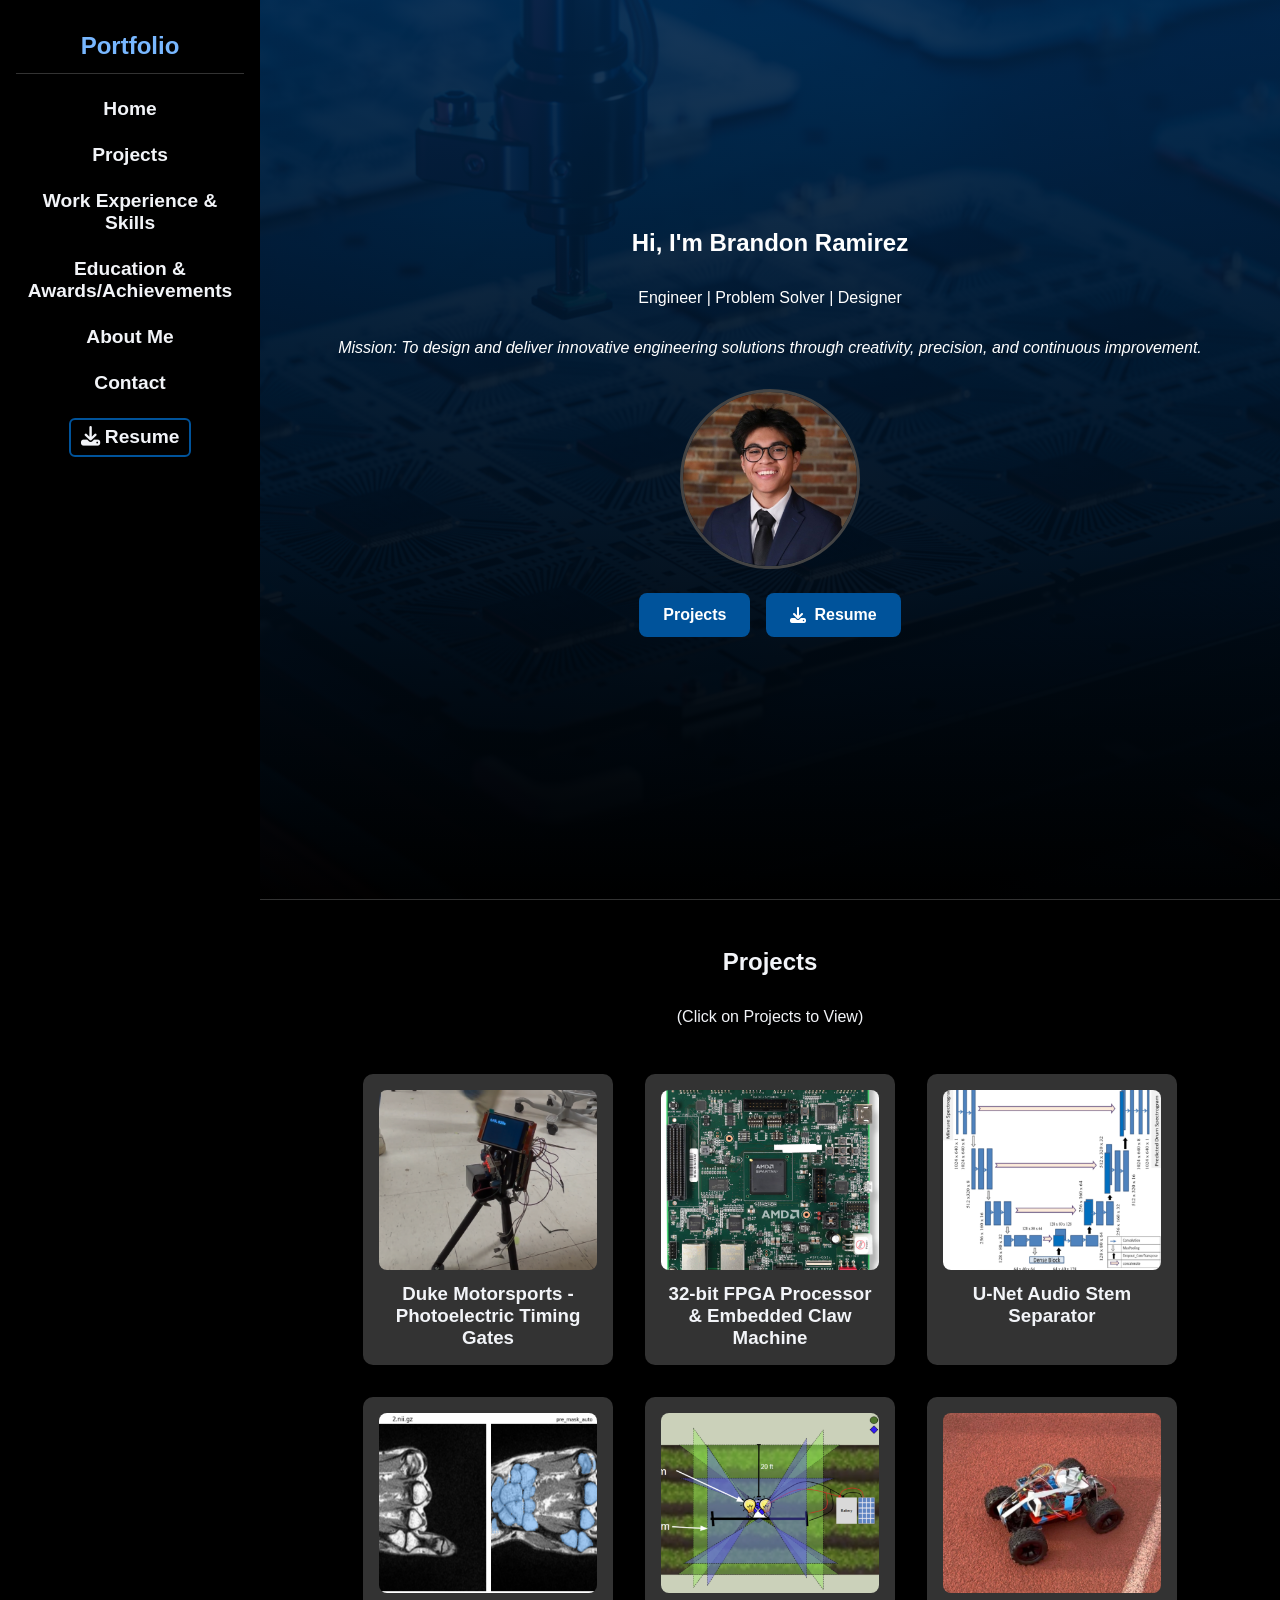
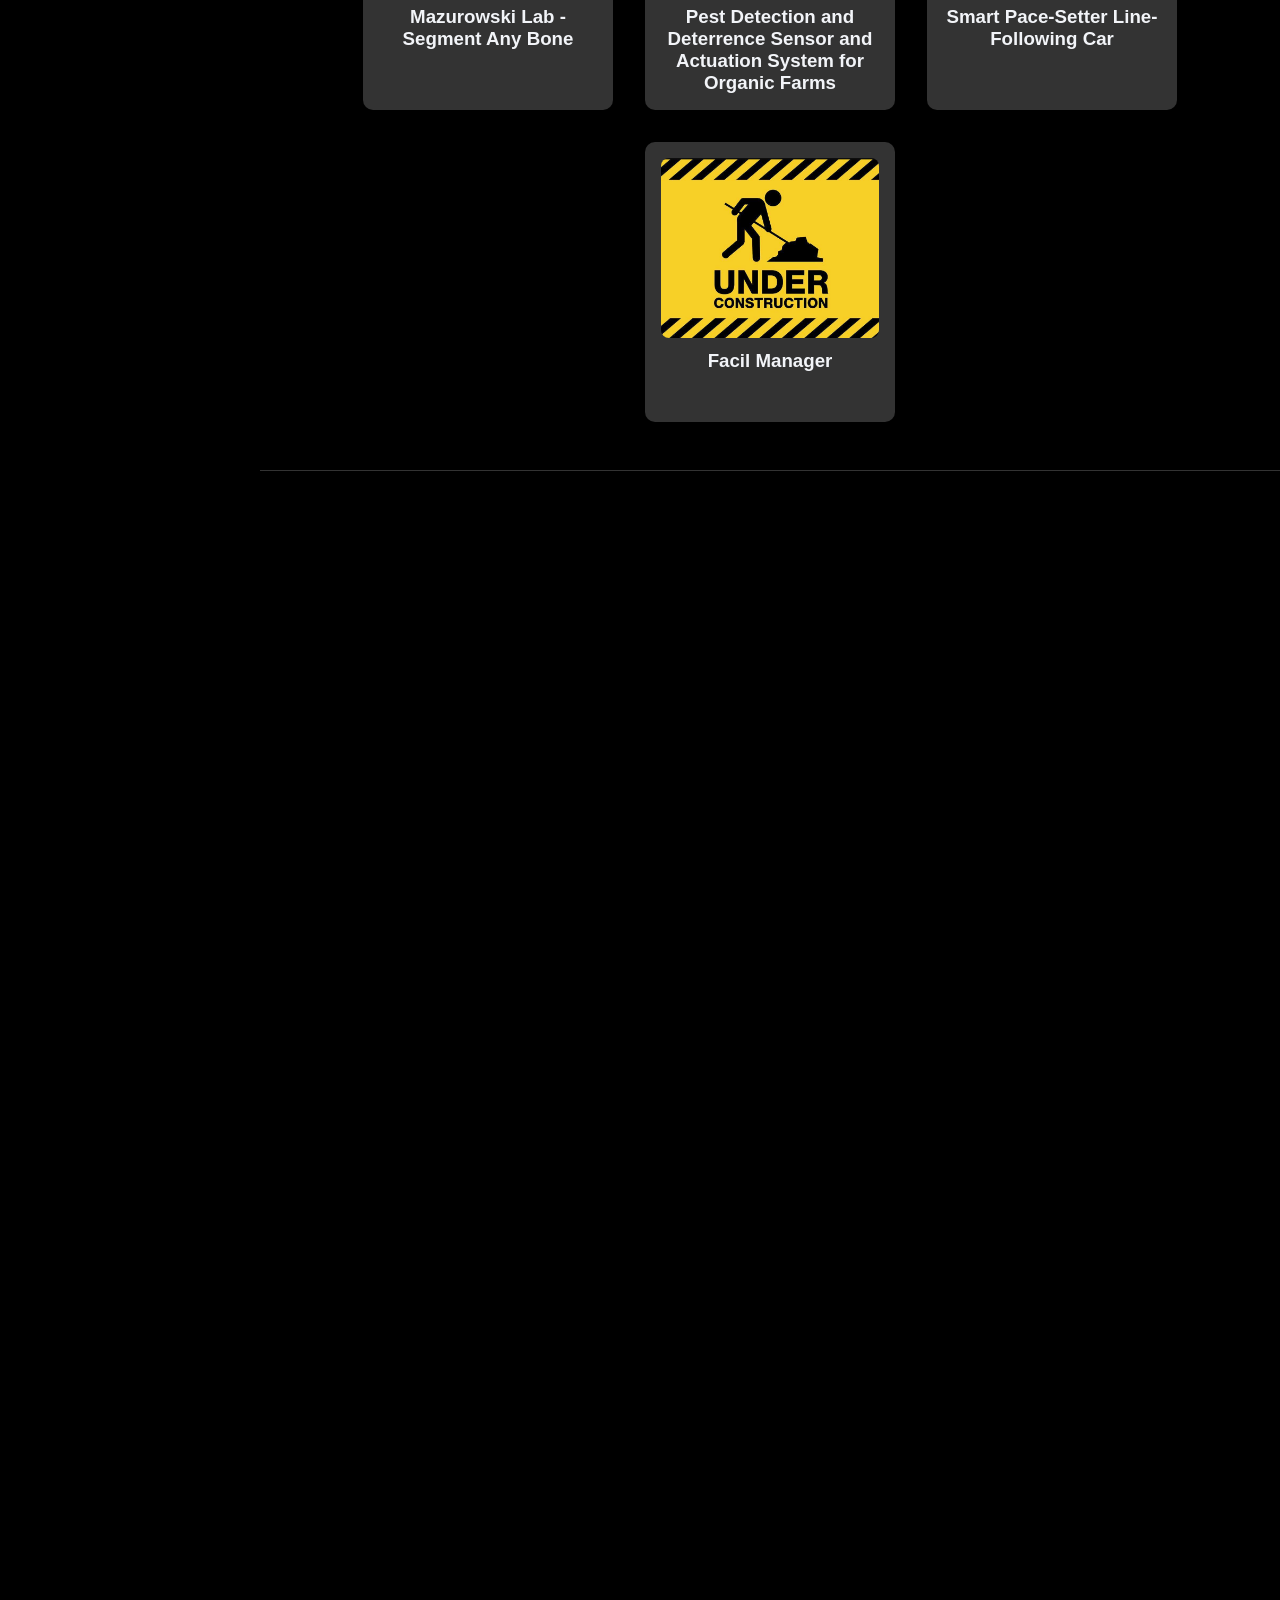
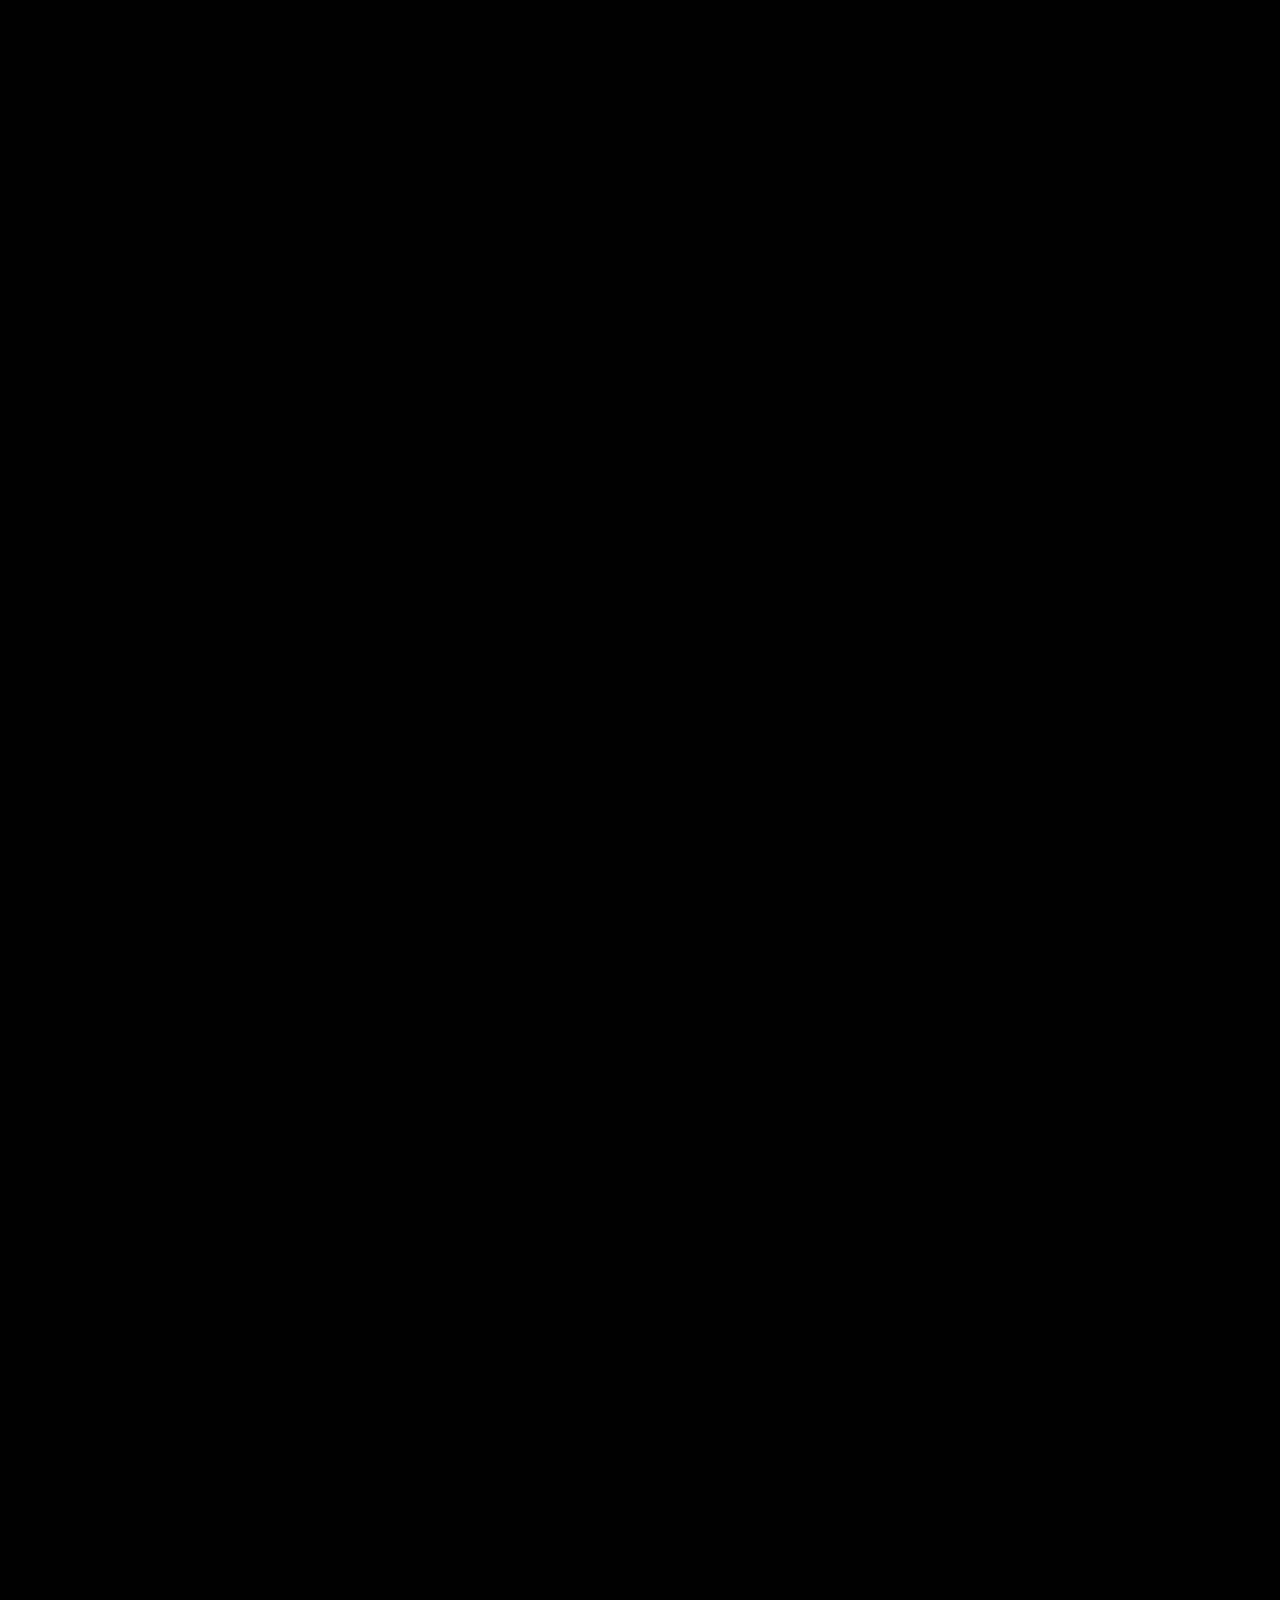
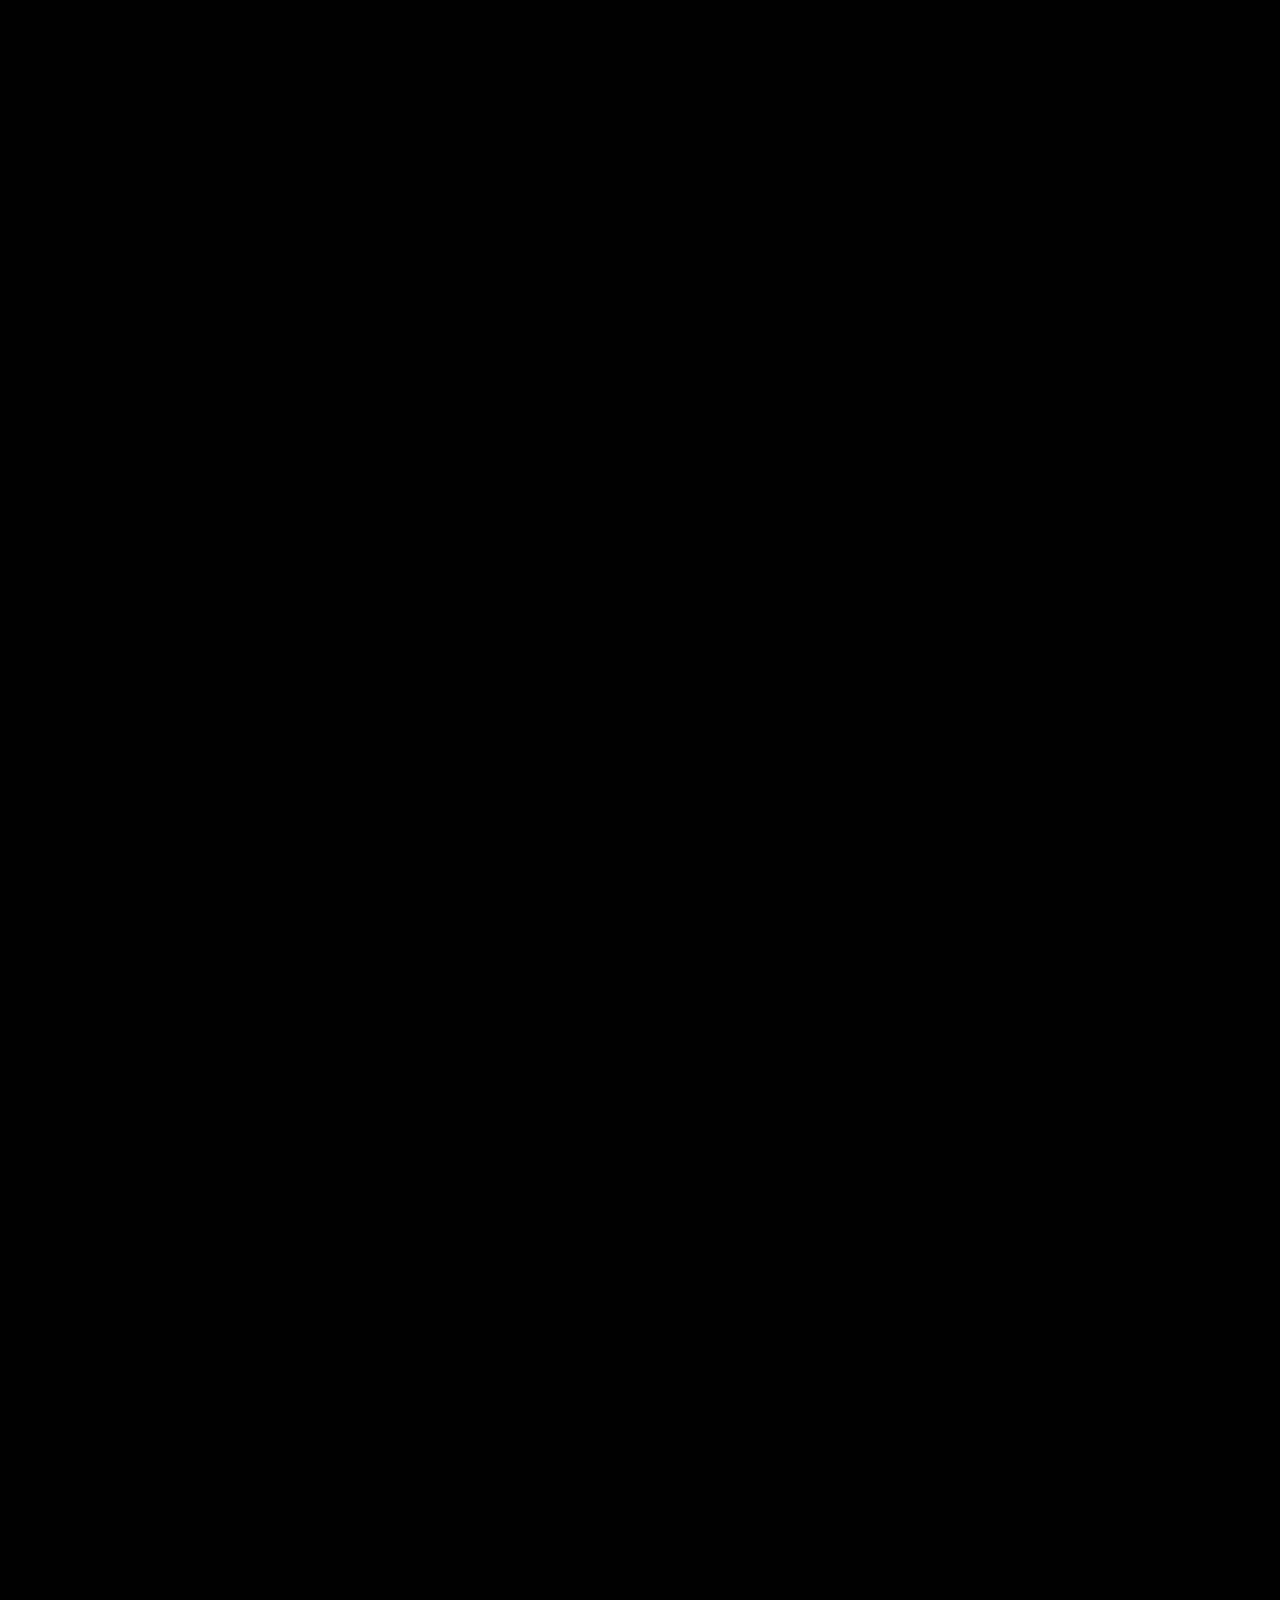
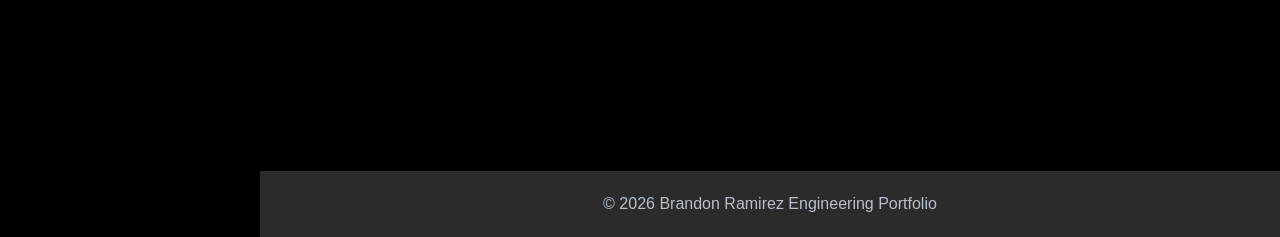
<file: index.html>
<!DOCTYPE html>
<html lang="en">
  <head>
    <meta charset="UTF-8">
    <meta name="viewport" content="width=device-width, initial-scale=1.0">
    <title>Brandon Ramirez Portfolio</title>
    <!-- Font Awesome for icons -->
    <link rel="stylesheet" href="https://cdnjs.cloudflare.com/ajax/libs/font-awesome/6.5.0/css/all.min.css">
    <link rel="icon" type="image/x-icon" href="assets/favicon.ico">
    <link rel="stylesheet" href="styles.css">
  </head>
  <body>
    <button class="menu-toggle" type="button" aria-label="Toggle navigation" aria-controls="site-nav" aria-expanded="false">
      <i class="fas fa-bars"></i>
    </button>
    <!-- SIDEBAR NAVIGATION -->
    <nav class="sidebar" id="site-nav">
      <h2>Portfolio</h2>
        <ul>
          <li>
            <a href="#home">Home</a>
          </li>
          <li>
            <a href="#projects">Projects</a>
          </li>
          <li>
            <a href="#work-experience">Work Experience & Skills</a>
          </li>
          <li>
            <a href="#education">Education & Awards/Achievements</a>
          </li>
          <li>
            <a href="#about">About Me</a>
          </li>
          <li>
            <a href="#contact">Contact</a>
          </li>
          <li class="resume-link">
            <a href="assets/resume.pdf" download>
              <i class="fas fa-download"></i> Resume
            </a>
          </li>
        </ul>
    </nav>
    <!-- MAIN CONTENT -->
    <div class="content">
      <!-- HOME SECTION -->
      <section id="home" class="section home">
        <h1>Hi, I'm Brandon Ramirez</h1>
        <p>Engineer | Problem Solver | Designer </p>
        <p>
          <em>Mission: To design and deliver innovative engineering solutions through creativity, precision, and continuous improvement.</em>
        </p>
        <img src="assets/headshot.jpeg" alt="Portrait of Brandon Ramirez">
        <div class="button-group">
          <a href="#projects">Projects</a>
          <a href="assets/resume.pdf" download class="resume-btn">
            <i class="fas fa-download"></i> Resume
        </a>
        </div>
      </section>
      <!-- PROJECTS SECTION -->
      <section id="projects" class="section projects">
        <h1>Projects</h1>
        <p>(Click on Projects to View)</p>
        <div class="project-list">
          <a class="project-card" href="Project_0.html">
            <img src="Project_0/Pictures/gates_proto.png" alt="Project 0">
            <span class="overlay">View project</span>
            <h3>Duke Motorsports - Photoelectric Timing Gates <span></span>
            </h3>
          </a>
          <a class="project-card" href="Project_1.html">
            <img src="Project_1/Pictures/fpga_board.png" alt="Project 1">
            <span class="overlay">View project</span>
            <h3> 32-bit FPGA Processor & Embedded Claw Machine <span></span>
            </h3>
          </a>
          <a class="project-card" href="Project_2.html">
            <img src="Project_2/Pictures/unet_diagram.png" alt="Project 2">
            <span class="overlay">View project</span>
            <h3>U-Net Audio Stem Separator <span></span>
            </h3>
          </a>
          <a class="project-card" href="Project_3.html">
            <img src="Project_3/Pictures/segment_cover.png" alt="Project 3">
            <span class="overlay">View project</span>
            <h3>Mazurowski Lab - Segment Any Bone<span></span>
            </h3>
          </a>
          <a class="project-card" href="Project_4.html">
            <img src="Project_4/Drawings/system_diagram.png" alt="Project 4">
            <span class="overlay">View project</span>
            <h3>Pest Detection and Deterrence Sensor and Actuation System for Organic Farms <span></span>
            </h3>
          </a>
          <a class="project-card" href="Project_5.html">
            <img src="Project_5/Pictures/pacer_display.png" alt="Project 5">
            <span class="overlay">View project</span>
            <h3>Smart Pace-Setter Line-Following Car <span></span>
            </h3>
          </a>
          <a class="project-card" href="Project_6.html">
            <img src="Project_6/Pictures/temp_cover.png" alt="Project 6">
            <span class="overlay">View project</span>
            <h3>Facil Manager</h3>
          </a>
        </div>
      </section>
      <!-- WORK EXPERIENCE SECTION -->
      <section id="work-experience" class="section work-experience">
        <h1>Work Experience</h1>
        <p>(Click the Card to Expand)</p>
        <div class="work-experience-list">
          <!-- Duke University OIT -->
          <div
            class="work-experience-item"
            title="Click to open"
            role="button"
            tabindex="0"
            aria-expanded="false"
          >
            <h3>May 2024 - July 2024</h3>
            <p>
              <strong>
                Duke University Office of Information Technology |
                Full-Stack Software Development Intern
              </strong>
            </p>
            <div class="description">
              <p>
                - Developed an accessible cost-comparison tool for veterans with
                diabetes on Medicare Part D, sponsored by Microsoft and the
                Department of Veterans Affairs.
              </p>
              <p>
                - Built the application's back end using Ruby on Rails and PostgreSQL
                and contributed to the front end using React and Next.js.
              </p>
              <p>
                - Integrated Medicare Quarterly Pricing data and VA APIs to manage
                insurance, prescription drug pricing, and pharmacy coverage
                information.
              </p>
              <p>
                - Implemented real-time API communication between the front end,
                Rails back end, and PostgreSQL database while supporting OAuth
                authentication workflows.
              </p>
              <p>
                - Led daily standups and weekly stakeholder meetings, coordinating
                project updates and communication with sponsors.
              </p>
            </div>
          </div>
          <!-- Mazurowski Lab -->
          <div
            class="work-experience-item"
            title="Click to open"
            role="button"
            tabindex="0"
            aria-expanded="false"
          >
            <h3>June 2023 - January 2024</h3>
            <p>
              <strong>
                Maciej A. Mazurowski Lab |
                Undergraduate Research Assistant
              </strong>
            </p>
            <div class="description">
              <p>
                - Performed weekly MRI annotations across 17 anatomical regions,
                contributing to a dataset of more than 300 annotated volumes used
                to train and fine-tune a SAM-based foundation model for automated
                bone segmentation.
              </p>
              <p>
                - Earned co-authorship on the resulting published research paper.
              </p>
              <p>
                - Led an independent medical image classification project using
                transfer learning with ResNet-18.
              </p>
              <p>
                - Experimented with multiple regularization and data augmentation
                techniques to identify and mitigate overfitting in convolutional
                neural networks.
              </p>
              <p>
                - Improved model accuracy and generalization for medical image
                analysis applications.
              </p>
            </div>
          </div>
        </div>
      </section>
      <!-- EDUCATION SECTION -->
      <section id="education" class="section education">
        <h1>Education</h1>
        <p>(Click the Card to Expand)</p>
        <div class="work-experience-list">
          <!-- Duke University -->
          <div
            class="work-experience-item"
            title="Click to open"
            role="button"
            tabindex="0"
            aria-expanded="false"
          >
            <h3>Duke University</h3>
            <p>
              <strong>August 2022 - May 2026</strong>
            </p>
            <p>
              Electrical & Computer Engineering and Computer Science
            </p>
            <div class="description">
              <p>
                <strong>Double Major:</strong>
                Electrical & Computer Engineering and Computer Science
              </p>
              <p>
                <strong>Relevant Coursework:</strong>
                Data Structures and Algorithms, Computer Architecture,
                Signals and Systems, Digital Systems, Design and Analysis of
                Algorithms, Applied Machine Learning, and Internet of Things (IoT).
              </p>
            </div>
          </div>
          <!-- University of Calgary
          <div
            class="work-experience-item"
            title="Click to open"
            role="button"
            tabindex="0"
            aria-expanded="false"
          >
            <h3>January 2027 - December 2028</h3>
            <p>
              <strong>University of Calgary</strong>
            </p>
            <p>
              Master of Engineering in Electrical and Computer Engineering
            </p>
            <div class="description">
              <p>
                <strong>Degree:</strong>
                Master of Engineering (MEng) in Electrical and Computer Engineering
              </p>
              <p>
                Expected program dates: January 2027 - December 2028.
              </p>
            </div>
          </div> -->
        <h2>Awards & Achievements</h2>
        <div class="work-experience-item award-card">

          <h3>SHPE Chapter President</h3>
          <h3>Duke Motorsports Electrics Leadership</h3>
          <h3>Linda Ruth Scholarship</h3>
          <h3>QuestBridge Scholar</h3>
          <h3> TheDream.US Opportunity Scholarship</h3>
          <!-- <p><strong>President, Duke University Chapter</strong></p> -->
          <!-- <p>Led a $30,000 budget that enabled 27 members to attend the SHPE National Convention with expenses covered.</p> -->
        </div>
        </div>
      </section>
      <!-- SKILLS SECTION -->
      <section id="skills" class="section skills">
        <h1>Skills</h1>
        <div class="skills-category">
          <h3>Advanced</h3>
          <div class="skills-grid">
            <div class="skill">SolidWorks</div>
            <div class="skill">AutoCAD</div>
            <div class="skill">GD&T</div>
            <div class="skill">CAM</div>
            <div class="skill">Machining</div>
            <div class="skill">Process Flow Diagrams</div>
            <div class="skill">Lean Manufacturing</div>
            <div class="skill">Cross-Functional Team</div>
            <div class="skill">Technical Writing</div>
            <div class="skill">Inventor</div>
            <div class="skill">3D Printing</div>
            <div class="skill">Project Management</div>
            <div class="skill">Manufacturing Processes</div>
          </div>
        </div>
        <div class="skills-category">
          <h3>Proficient</h3>
          <div class="skills-grid">
            <div class="skill">Prototyping</div>
            <div class="skill">Design for Manufacturability (DFM)</div>
            <div class="skill">Welding</div>
            <div class="skill">Injection Molding</div>
            <div class="skill">Jigs & Fixtures</div>
            <div class="skill">Data Analysis</div>
            <div class="skill">Six Sigma</div>
            <div class="skill">CNC Programming</div>
          </div>
        </div>
        <div class="skills-category">
          <h3>Developing</h3>
          <div class="skills-grid">
            <div class="skill">Robotics</div>
            <div class="skill">Casting</div>
            <div class="skill">PLC Programming</div>
            <div class="skill">Finite Element Analysis</div>
          </div>
        </div>
      </section>
      <!-- ABOUT SECTION -->
      <section id="about" class="section about">
        <h1>About Me</h1>
        <div class="about-box">
          <p>I'm Brandon Ramirez Argueta, an Electrical & Computer Engineering and Computer Science student at Duke University with a strong interest in digital hardware, embedded systems, and computer architecture.
I enjoy building systems where hardware and software come together. My projects have ranged from designing a custom 32-bit pipelined processor in Verilog and deploying it on an FPGA, to developing custom PCBs and embedded control systems, to building machine-learning and full-stack software applications.
Through these experiences, I've worked across FPGA development, digital logic, PCB design, embedded programming, machine learning, and software engineering. I'm especially interested in continuing to deepen my experience in digital design and hardware development while working toward a career building high-performance computing and semiconductor systems.
</p>
        </div>
      </section>
      <!-- CONTACT SECTION -->
      <section id="contact" class="section contact">
        <h1>Contact Me</h1>
        <form id="contact-form" action="https://formspree.io/f/xqadnpao" method="POST">
          <input type="text" name="name" placeholder="Your Name" required>
          <input type="email" name="email" placeholder="Your Email" required>
          <textarea name="message" rows="5" placeholder="Your Message" required></textarea>
          <button type="submit">Send</button>
          <p id="form-status" role="status" aria-live="polite"></p>
        </form>
        <div class="social">
          <a href="https://www.linkedin.com/in/brandon-argueta/?isSelfProfile=true" target="_blank">
            <i class="fab fa-linkedin"></i> LinkedIn</a>
          <a href="https://github.com/beeramn" target="_blank">
            <i class="fab fa-github"></i> GitHub</a>
          <a href="mailto:brandonstargueta@gmail.com">
            <i class="fas fa-envelope"></i> Email</a>
        </div>
      </section>
      <!-- LIGHTBOX -->
      <!-- FOOTER -->
      <footer>
        <p>© 2026 Brandon Ramirez Engineering Portfolio</p>
      </footer>
    </div>
    <!-- -------------------------
       JAVASCRIPT
  ------------------------- -->
    <script>
    const menuButton = document.querySelector('.menu-toggle');
    const sidebar = document.querySelector('.sidebar');
    function setMenuOpen(open) {
      sidebar.classList.toggle('active', open);
      menuButton.setAttribute('aria-expanded', String(open));
    }
    menuButton.addEventListener('click', () => {
      setMenuOpen(!sidebar.classList.contains('active'));
    });
    sidebar.querySelectorAll('a').forEach(link => {
      link.addEventListener('click', () => setMenuOpen(false));
    });
    document.querySelectorAll('.work-experience-item[role="button"]').forEach(card => {
      function toggle() {
        const expanded = card.classList.toggle('active');
        card.setAttribute('aria-expanded', String(expanded));
      }
      card.addEventListener('click', toggle);
      card.addEventListener('keydown', event => {
        if (event.key === 'Enter' || event.key === ' ') {
          event.preventDefault();
          toggle();
        }
      });
    });
    const observer = new IntersectionObserver(entries => {
      entries.forEach(entry => {
        if (entry.isIntersecting) {
          entry.target.classList.add('visible');
          observer.unobserve(entry.target);
        }
      });
    }, { threshold: 0.1 });
    document.querySelectorAll('.section').forEach(section => observer.observe(section));
    const form = document.getElementById('contact-form');
    const status = document.getElementById('form-status');
    form.addEventListener('submit', async event => {
      event.preventDefault();
      status.textContent = '';
      try {
        const response = await fetch(form.action, {
          method: 'POST',
          body: new FormData(form),
          headers: { Accept: 'application/json' }
        });
        if (!response.ok) throw new Error('Submission failed');
        status.textContent = 'Message sent! Thank you.';
        status.classList.remove('error');
        form.reset();
      } catch {
        status.textContent = 'Something went wrong. Please try again.';
        status.classList.add('error');
      }
    });
  </script>
  </body>
</html>
</file>
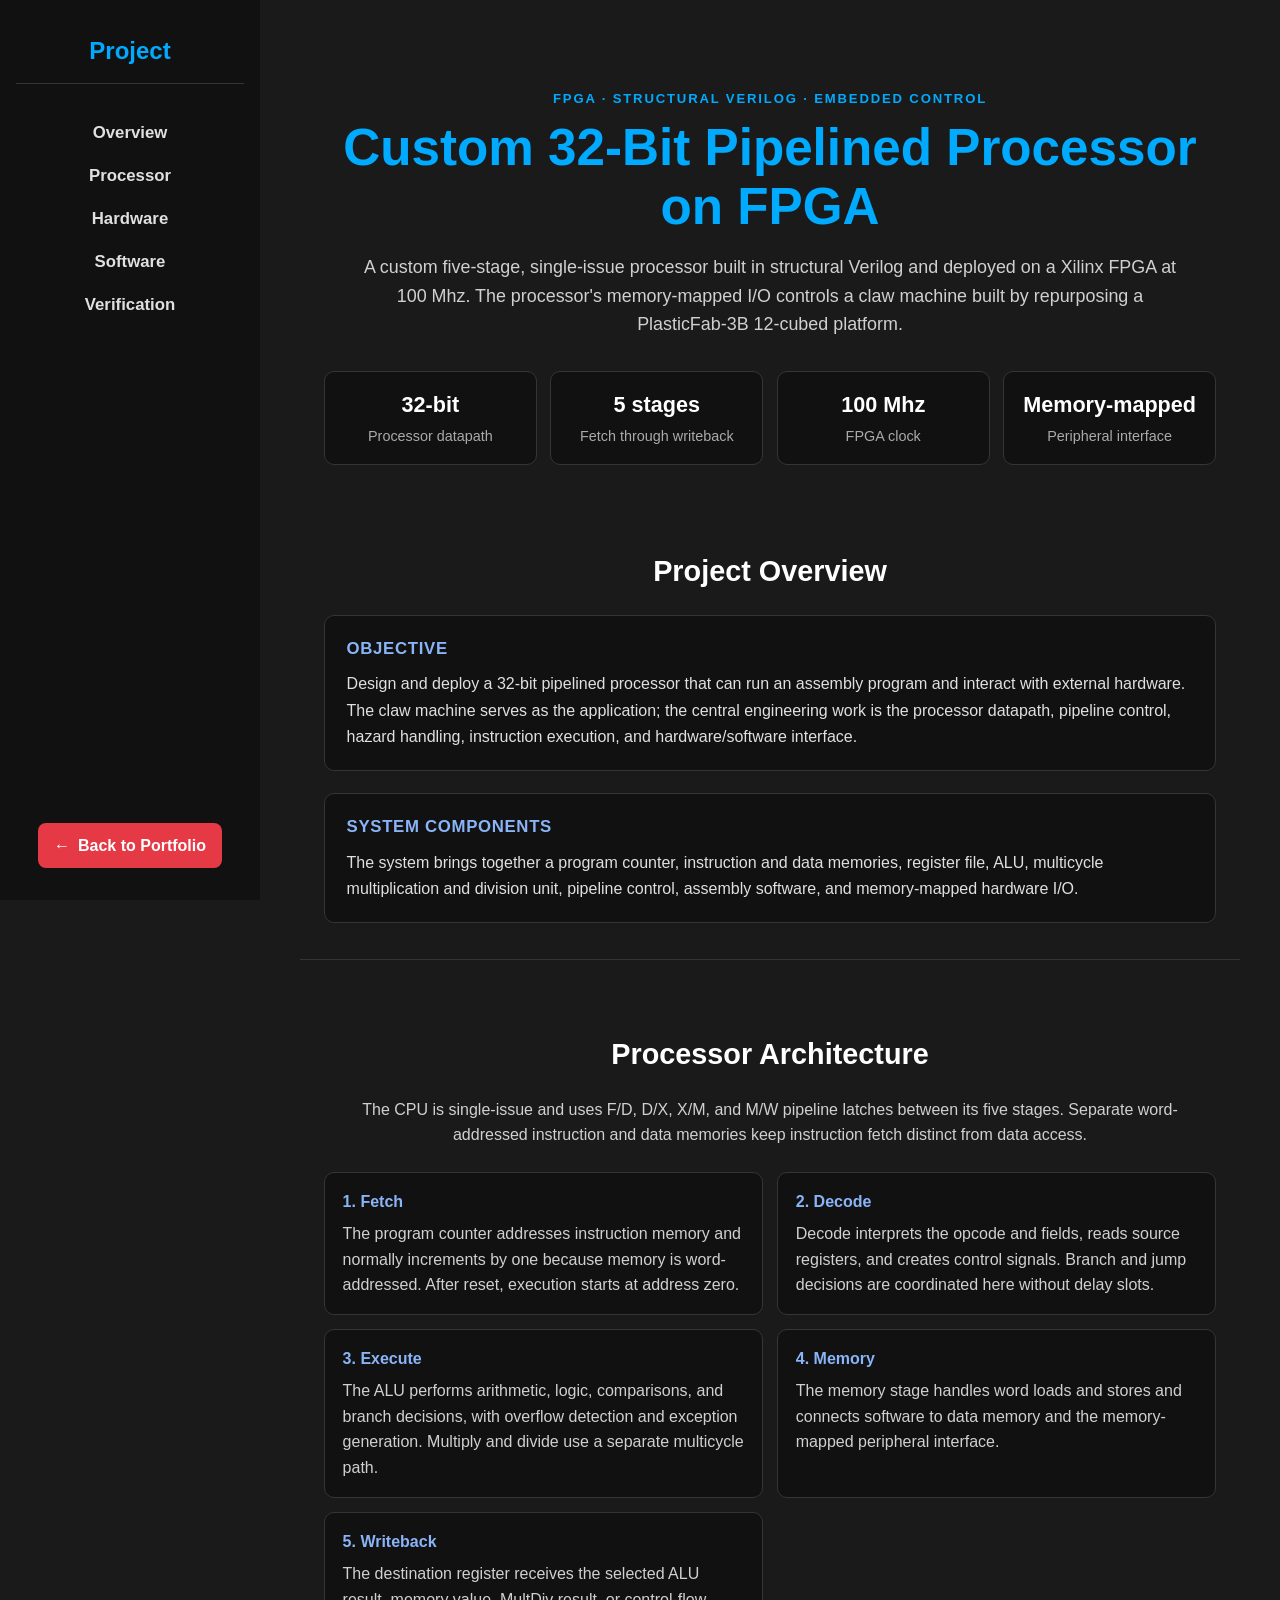
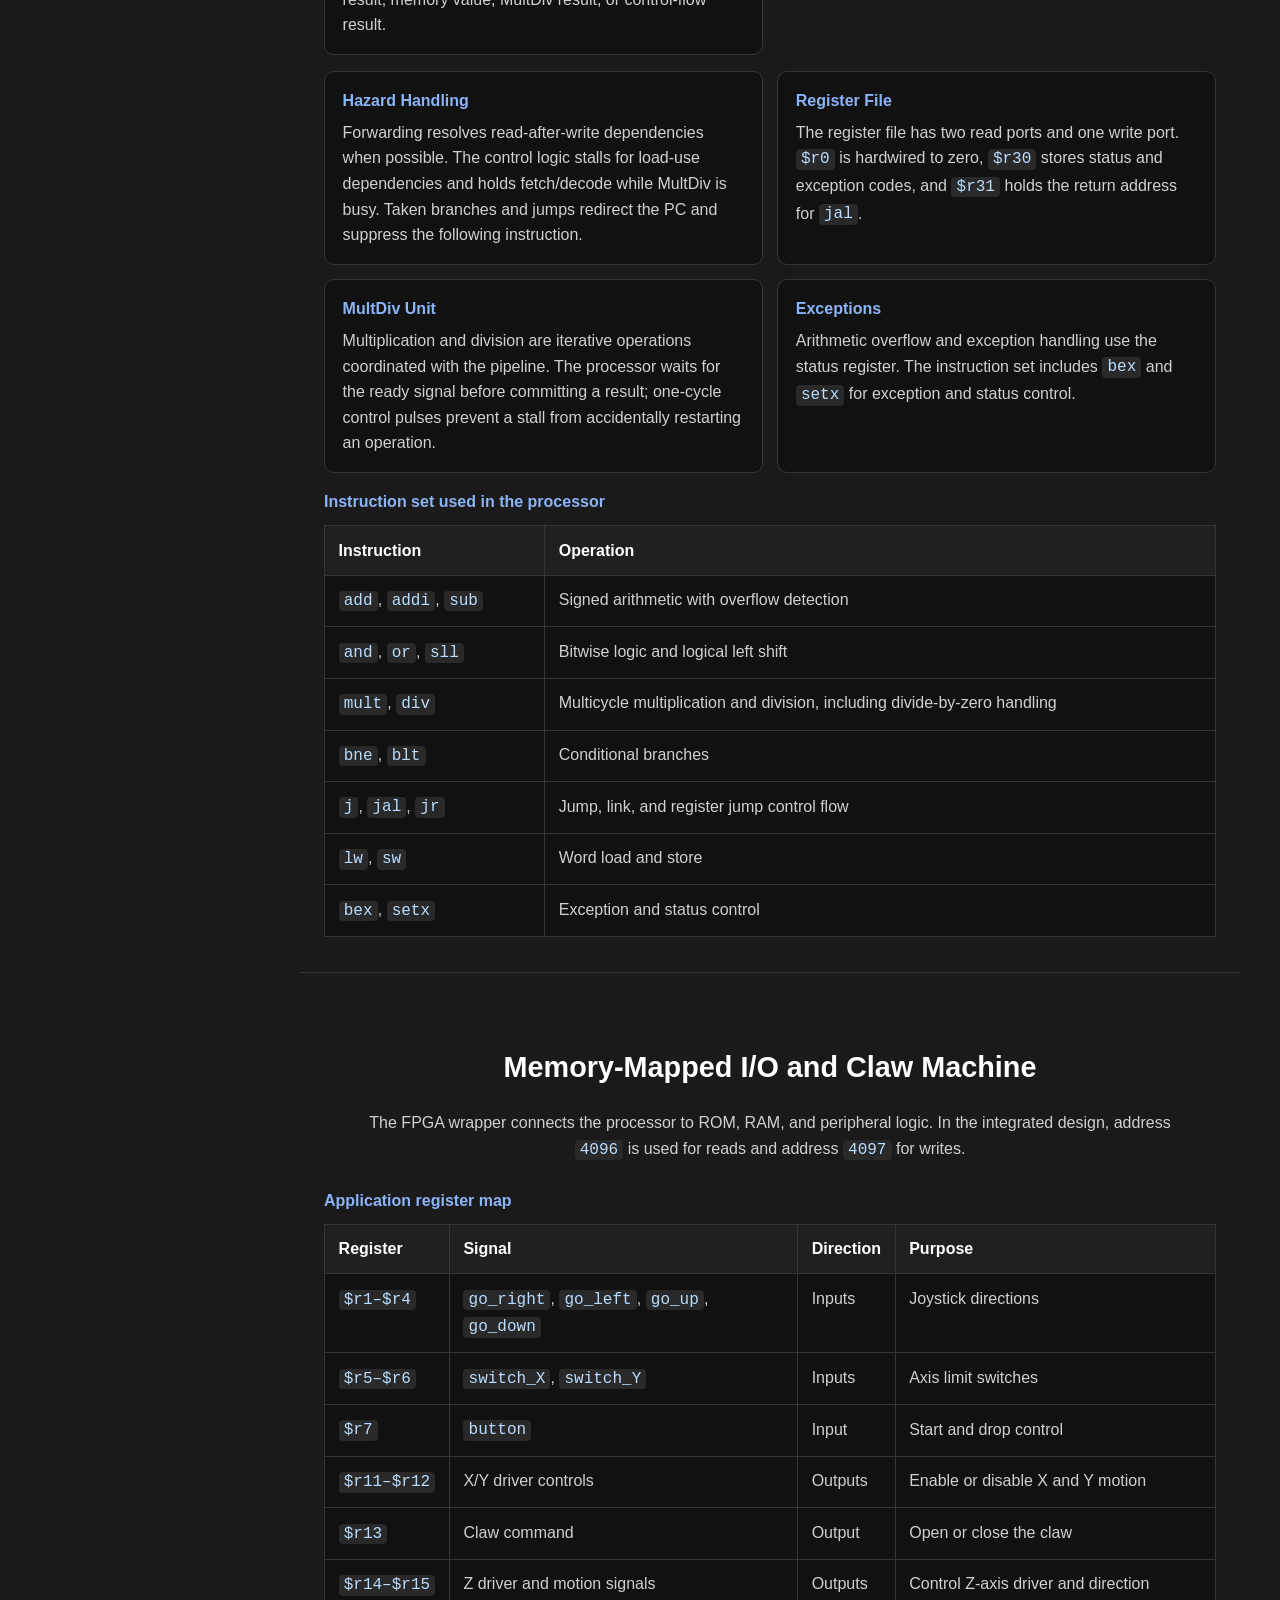
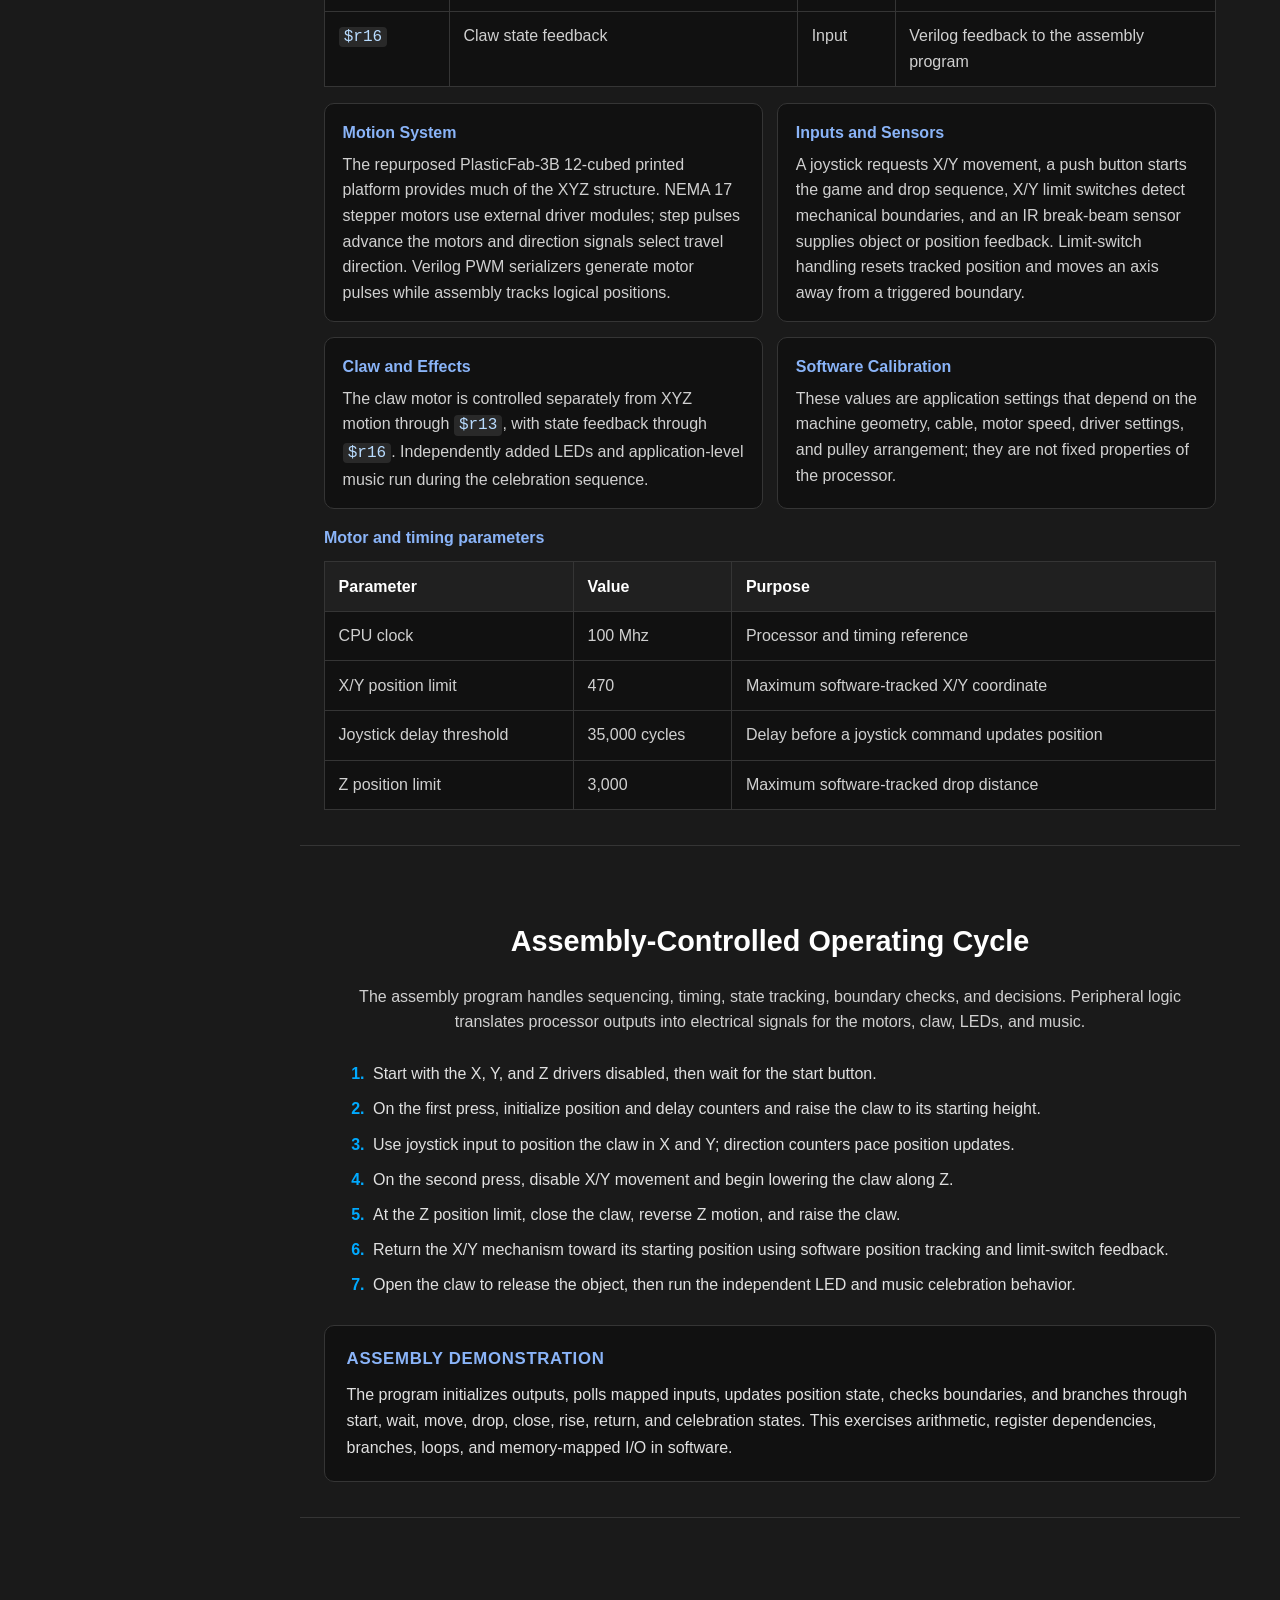
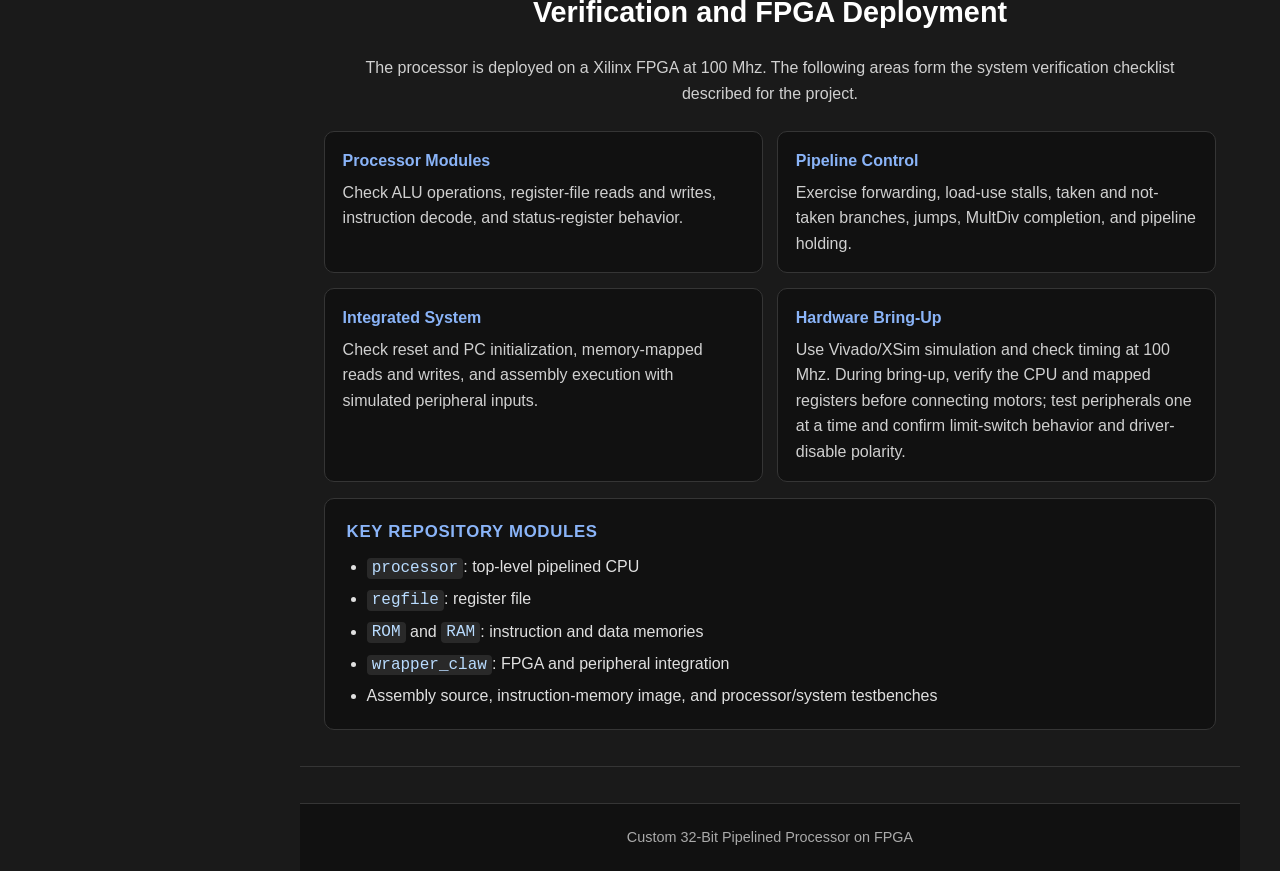
<file: Project_1.html>
<!DOCTYPE html>
<html lang="en">
<head>
  <meta charset="utf-8" />
  <meta name="viewport" content="width=device-width, initial-scale=1" />
  <meta name="description" content="A custom 32-bit, five-stage pipelined processor implemented in structural Verilog and deployed on a Xilinx FPGA to control a claw machine." />
  <title>Custom 32-Bit Pipelined Processor on FPGA</title>

  <style>
    :root {
      --accent: #00aaff;
      --bg: #1a1a1a;
      --panel: #111;
      --panel-raised: #202020;
      --muted: #aaa;
      --text: #e0e0e0;
      --line: #353535;
      --max-width: 1120px;
    }

    * { box-sizing: border-box; margin: 0; padding: 0; }
    html { scroll-behavior: smooth; }
    body {
      min-height: 100vh;
      background: var(--bg);
      color: var(--text);
      font-family: Arial, Helvetica, sans-serif;
      line-height: 1.6;
      -webkit-font-smoothing: antialiased;
    }
    a { color: inherit; }

    .sidebar {
      position: fixed;
      inset: 0 auto 0 0;
      z-index: 100;
      display: flex;
      width: 240px;
      flex-direction: column;
      align-items: center;
      padding: 2rem 1rem;
      background: var(--panel);
      transition: transform .3s ease;
    }
    .sidebar h2 {
      width: 100%;
      margin-bottom: 1.25rem;
      padding-bottom: .8rem;
      border-bottom: 1px solid var(--line);
      color: var(--accent);
      text-align: center;
    }
    .sidebar ul { width: 100%; list-style: none; }
    .sidebar li { margin: 1rem 0; text-align: center; }
    .sidebar li a {
      color: var(--text);
      font-size: 1.05rem;
      font-weight: 700;
      text-decoration: none;
      transition: color .2s ease;
    }
    .sidebar li a:hover, .sidebar li a:focus-visible { color: var(--accent); }
    .back-button {
      display: inline-flex;
      align-items: center;
      gap: .5rem;
      margin-top: auto;
      padding: .6rem 1rem;
      border-radius: 8px;
      background: #e63946;
      color: #fff;
      font-weight: 700;
      text-decoration: none;
      transition: background .2s ease, transform .2s ease;
    }
    .back-button:hover { background: #ff4d5a; transform: translateX(-3px); }

    .menu-toggle {
      position: fixed;
      top: 14px;
      left: 14px;
      z-index: 1600;
      display: none;
      padding: .45rem .7rem;
      border: 2px solid var(--accent);
      border-radius: 8px;
      background: var(--panel);
      color: var(--text);
      font-size: 1.15rem;
      cursor: pointer;
    }
    .menu-toggle:focus-visible { outline: 2px solid #fff; outline-offset: 3px; }

    .content {
      max-width: calc(var(--max-width) + 280px);
      margin-left: 240px;
      padding: 2rem 2.5rem 0;
    }
    .hero {
      max-width: var(--max-width);
      margin: 0 auto 1rem;
      padding: 3.5rem 1.5rem 2rem;
      text-align: center;
    }
    .eyebrow {
      margin-bottom: .65rem;
      color: var(--accent);
      font-size: .82rem;
      font-weight: 700;
      letter-spacing: .14em;
      text-transform: uppercase;
    }
    .project-title {
      margin-bottom: 1rem;
      color: var(--accent);
      font-size: clamp(2rem, 4vw, 3.2rem);
      line-height: 1.15;
    }
    .hero-copy {
      max-width: 820px;
      margin: 0 auto;
      color: #d0d0d0;
      font-size: 1.12rem;
    }
    .stat-grid {
      display: grid;
      grid-template-columns: repeat(4, minmax(0, 1fr));
      gap: .85rem;
      max-width: 900px;
      margin: 2rem auto 0;
    }
    .stat {
      padding: 1rem .75rem;
      border: 1px solid var(--line);
      border-radius: 10px;
      background: var(--panel);
    }
    .stat strong { display: block; color: #fff; font-size: 1.35rem; }
    .stat span { color: var(--muted); font-size: .9rem; }

    .section {
      max-width: var(--max-width);
      margin: 0 auto 2.25rem;
      padding: 2.2rem 1.5rem;
      border-bottom: 1px solid var(--line);
      opacity: 0;
      transform: translateY(16px);
      transition: opacity .55s ease, transform .55s ease;
      scroll-margin-top: 1.5rem;
    }
    .section.visible { opacity: 1; transform: translateY(0); }
    .section > h2 {
      margin-bottom: 1.25rem;
      color: #fff;
      font-size: 1.8rem;
      text-align: center;
    }
    .section-intro {
      max-width: 850px;
      margin: 0 auto 1.5rem;
      color: #d0d0d0;
      text-align: center;
    }
    .case-study {
      display: flex;
      flex-direction: column;
      gap: 1.35rem;
      max-width: 930px;
      margin: 0 auto;
      text-align: left;
    }
    .case-block {
      padding: 1.25rem 1.35rem;
      border: 1px solid var(--line);
      border-radius: 10px;
      background: var(--panel);
    }
    .case-block h3 {
      margin-bottom: .55rem;
      color: #8ab4f8;
      font-size: 1.05rem;
      letter-spacing: .04em;
      text-transform: uppercase;
    }
    .case-block p, .case-block ul, .case-block ol {
      font-size: 1rem;
      line-height: 1.65;
    }
    .case-block ul, .case-block ol { padding-left: 1.25rem; }
    .case-block li + li { margin-top: .3rem; }
    code {
      padding: .08rem .32rem;
      border-radius: 4px;
      background: #292929;
      color: #b9dcff;
      font-family: Consolas, "Courier New", monospace;
    }

    .stage-grid, .feature-grid {
      display: grid;
      grid-template-columns: repeat(2, minmax(0, 1fr));
      gap: .9rem;
      max-width: 930px;
      margin: 0 auto;
      text-align: left;
    }
    .stage-card, .feature-card {
      padding: 1rem 1.1rem;
      border: 1px solid var(--line);
      border-radius: 10px;
      background: var(--panel);
    }
    .stage-card h3, .feature-card h3 {
      margin-bottom: .4rem;
      color: #8ab4f8;
      font-size: 1rem;
    }
    .stage-card p, .feature-card p { color: #d0d0d0; }

    .table-wrap { overflow-x: auto; max-width: 930px; margin: 1rem auto 0; }
    table {
      width: 100%;
      border-collapse: collapse;
      background: var(--panel);
      text-align: left;
    }
    caption {
      margin-bottom: .65rem;
      color: #8ab4f8;
      font-weight: 700;
      text-align: left;
    }
    th, td { padding: .72rem .85rem; border: 1px solid var(--line); vertical-align: top; }
    th { background: #202020; color: #fff; }
    td { color: #d0d0d0; }
    .register-table td:first-child, .register-table th:first-child { white-space: nowrap; }

    .cycle-list {
      max-width: 850px;
      margin: 0 auto;
      padding-left: 1.5rem;
      text-align: left;
    }
    .cycle-list li { padding: .15rem 0 .45rem .25rem; }
    .cycle-list li::marker { color: var(--accent); font-weight: 700; }

    footer {
      margin-top: 2rem;
      padding: 1.4rem 1rem;
      border-top: 1px solid var(--line);
      background: var(--panel);
      color: var(--muted);
      font-size: .9rem;
      text-align: center;
    }

    @media (min-width: 1200px) {
      .sidebar { width: 260px; }
      .content { margin-left: 260px; }
    }
    @media (max-width: 900px) {
      .sidebar { width: 220px; }
      .content { margin-left: 220px; padding-inline: 1.5rem; }
      .stat-grid { grid-template-columns: repeat(2, minmax(0, 1fr)); }
    }
    @media (max-width: 767px) {
      .sidebar {
        width: min(85vw, 320px);
        padding: 3.5rem 2rem 2rem;
        transform: translateX(-105%);
      }
      .sidebar.active { transform: translateX(0); }
      .menu-toggle { display: block; }
      .content { margin-left: 0; padding: 1rem; }
      .hero { padding: 4rem .5rem 1.5rem; }
      .section { padding: 1.7rem .35rem; }
      .section > h2 { font-size: 1.5rem; }
      .stage-grid, .feature-grid { grid-template-columns: 1fr; }
      .stat-grid { gap: .55rem; }
      .stat { padding: .8rem .45rem; }
      .stat strong { font-size: 1.15rem; }
      .stat span { font-size: .8rem; }
    }
    @media (prefers-reduced-motion: reduce) {
      html { scroll-behavior: auto; }
      *, *::before, *::after { transition-duration: .01ms !important; }
      .section { opacity: 1; transform: none; }
    }
  </style>
</head>
<body>
  <button class="menu-toggle" id="menuToggle" aria-expanded="false" aria-controls="sidebar" aria-label="Open menu">
    <span aria-hidden="true">☰</span>
  </button>

  <nav id="sidebar" class="sidebar" aria-label="Main navigation">
    <h2>Project</h2>
    <ul>
      <li><a href="#overview">Overview</a></li>
      <li><a href="#architecture">Processor</a></li>
      <li><a href="#hardware">Hardware</a></li>
      <li><a href="#software">Software</a></li>
      <li><a href="#verification">Verification</a></li>
    </ul>
    <a href="index.html#projects" class="back-button"><span aria-hidden="true">←</span> Back to Portfolio</a>
  </nav>

  <main class="content" id="mainContent">
    <header class="hero">
      <p class="eyebrow">FPGA · Structural Verilog · Embedded Control</p>
      <h1 class="project-title">Custom 32-Bit Pipelined Processor on FPGA</h1>
      <p class="hero-copy">
        A custom five-stage, single-issue processor built in structural Verilog and deployed on a Xilinx FPGA at 100 Mhz.
        The processor's memory-mapped I/O controls a claw machine built by repurposing a PlasticFab-3B 12-cubed platform.
      </p>
      <div class="stat-grid" aria-label="Project specifications">
        <div class="stat"><strong>32-bit</strong><span>Processor datapath</span></div>
        <div class="stat"><strong>5 stages</strong><span>Fetch through writeback</span></div>
        <div class="stat"><strong>100 Mhz</strong><span>FPGA clock</span></div>
        <div class="stat"><strong>Memory-mapped</strong><span>Peripheral interface</span></div>
      </div>
    </header>

    <section id="overview" class="section" aria-labelledby="overview-heading">
      <h2 id="overview-heading">Project Overview</h2>
      <div class="case-study">
        <div class="case-block">
          <h3>Objective</h3>
          <p>
            Design and deploy a 32-bit pipelined processor that can run an assembly program and interact with external hardware.
            The claw machine serves as the application; the central engineering work is the processor datapath, pipeline control,
            hazard handling, instruction execution, and hardware/software interface.
          </p>
        </div>
        <div class="case-block">
          <h3>System Components</h3>
          <p>
            The system brings together a program counter, instruction and data memories, register file, ALU, multicycle
            multiplication and division unit, pipeline control, assembly software, and memory-mapped hardware I/O.
          </p>
        </div>
      </div>
    </section>

    <section id="architecture" class="section" aria-labelledby="architecture-heading">
      <h2 id="architecture-heading">Processor Architecture</h2>
      <p class="section-intro">
        The CPU is single-issue and uses F/D, D/X, X/M, and M/W pipeline latches between its five stages.
        Separate word-addressed instruction and data memories keep instruction fetch distinct from data access.
      </p>
      <div class="stage-grid" aria-label="Five processor pipeline stages">
        <article class="stage-card">
          <h3>1. Fetch</h3>
          <p>The program counter addresses instruction memory and normally increments by one because memory is word-addressed. After reset, execution starts at address zero.</p>
        </article>
        <article class="stage-card">
          <h3>2. Decode</h3>
          <p>Decode interprets the opcode and fields, reads source registers, and creates control signals. Branch and jump decisions are coordinated here without delay slots.</p>
        </article>
        <article class="stage-card">
          <h3>3. Execute</h3>
          <p>The ALU performs arithmetic, logic, comparisons, and branch decisions, with overflow detection and exception generation. Multiply and divide use a separate multicycle path.</p>
        </article>
        <article class="stage-card">
          <h3>4. Memory</h3>
          <p>The memory stage handles word loads and stores and connects software to data memory and the memory-mapped peripheral interface.</p>
        </article>
        <article class="stage-card">
          <h3>5. Writeback</h3>
          <p>The destination register receives the selected ALU result, memory value, MultDiv result, or control-flow result.</p>
        </article>
      </div>

      <div class="feature-grid" style="margin-top: 1rem;">
        <article class="feature-card">
          <h3>Hazard Handling</h3>
          <p>Forwarding resolves read-after-write dependencies when possible. The control logic stalls for load-use dependencies and holds fetch/decode while MultDiv is busy. Taken branches and jumps redirect the PC and suppress the following instruction.</p>
        </article>
        <article class="feature-card">
          <h3>Register File</h3>
          <p>The register file has two read ports and one write port. <code>$r0</code> is hardwired to zero, <code>$r30</code> stores status and exception codes, and <code>$r31</code> holds the return address for <code>jal</code>.</p>
        </article>
        <article class="feature-card">
          <h3>MultDiv Unit</h3>
          <p>Multiplication and division are iterative operations coordinated with the pipeline. The processor waits for the ready signal before committing a result; one-cycle control pulses prevent a stall from accidentally restarting an operation.</p>
        </article>
        <article class="feature-card">
          <h3>Exceptions</h3>
          <p>Arithmetic overflow and exception handling use the status register. The instruction set includes <code>bex</code> and <code>setx</code> for exception and status control.</p>
        </article>
      </div>

      <div class="table-wrap">
        <table>
          <caption>Instruction set used in the processor</caption>
          <thead><tr><th scope="col">Instruction</th><th scope="col">Operation</th></tr></thead>
          <tbody>
            <tr><td><code>add</code>, <code>addi</code>, <code>sub</code></td><td>Signed arithmetic with overflow detection</td></tr>
            <tr><td><code>and</code>, <code>or</code>, <code>sll</code></td><td>Bitwise logic and logical left shift</td></tr>
            <tr><td><code>mult</code>, <code>div</code></td><td>Multicycle multiplication and division, including divide-by-zero handling</td></tr>
            <tr><td><code>bne</code>, <code>blt</code></td><td>Conditional branches</td></tr>
            <tr><td><code>j</code>, <code>jal</code>, <code>jr</code></td><td>Jump, link, and register jump control flow</td></tr>
            <tr><td><code>lw</code>, <code>sw</code></td><td>Word load and store</td></tr>
            <tr><td><code>bex</code>, <code>setx</code></td><td>Exception and status control</td></tr>
          </tbody>
        </table>
      </div>
    </section>

    <section id="hardware" class="section" aria-labelledby="hardware-heading">
      <h2 id="hardware-heading">Memory-Mapped I/O and Claw Machine</h2>
      <p class="section-intro">
        The FPGA wrapper connects the processor to ROM, RAM, and peripheral logic. In the integrated design, address
        <code>4096</code> is used for reads and address <code>4097</code> for writes.
      </p>

      <div class="table-wrap">
        <table class="register-table">
          <caption>Application register map</caption>
          <thead><tr><th scope="col">Register</th><th scope="col">Signal</th><th scope="col">Direction</th><th scope="col">Purpose</th></tr></thead>
          <tbody>
            <tr><td><code>$r1–$r4</code></td><td><code>go_right</code>, <code>go_left</code>, <code>go_up</code>, <code>go_down</code></td><td>Inputs</td><td>Joystick directions</td></tr>
            <tr><td><code>$r5–$r6</code></td><td><code>switch_X</code>, <code>switch_Y</code></td><td>Inputs</td><td>Axis limit switches</td></tr>
            <tr><td><code>$r7</code></td><td><code>button</code></td><td>Input</td><td>Start and drop control</td></tr>
            <tr><td><code>$r11–$r12</code></td><td>X/Y driver controls</td><td>Outputs</td><td>Enable or disable X and Y motion</td></tr>
            <tr><td><code>$r13</code></td><td>Claw command</td><td>Output</td><td>Open or close the claw</td></tr>
            <tr><td><code>$r14–$r15</code></td><td>Z driver and motion signals</td><td>Outputs</td><td>Control Z-axis driver and direction</td></tr>
            <tr><td><code>$r16</code></td><td>Claw state feedback</td><td>Input</td><td>Verilog feedback to the assembly program</td></tr>
          </tbody>
        </table>
      </div>

      <div class="feature-grid" style="margin-top: 1rem;">
        <article class="feature-card">
          <h3>Motion System</h3>
          <p>The repurposed PlasticFab-3B 12-cubed printed platform provides much of the XYZ structure. NEMA 17 stepper motors use external driver modules; step pulses advance the motors and direction signals select travel direction. Verilog PWM serializers generate motor pulses while assembly tracks logical positions.</p>
        </article>
        <article class="feature-card">
          <h3>Inputs and Sensors</h3>
          <p>A joystick requests X/Y movement, a push button starts the game and drop sequence, X/Y limit switches detect mechanical boundaries, and an IR break-beam sensor supplies object or position feedback. Limit-switch handling resets tracked position and moves an axis away from a triggered boundary.</p>
        </article>
        <article class="feature-card">
          <h3>Claw and Effects</h3>
          <p>The claw motor is controlled separately from XYZ motion through <code>$r13</code>, with state feedback through <code>$r16</code>. Independently added LEDs and application-level music run during the celebration sequence.</p>
        </article>
        <article class="feature-card">
          <h3>Software Calibration</h3>
          <p>These values are application settings that depend on the machine geometry, cable, motor speed, driver settings, and pulley arrangement; they are not fixed properties of the processor.</p>
        </article>
      </div>

      <div class="table-wrap">
        <table>
          <caption>Motor and timing parameters</caption>
          <thead><tr><th scope="col">Parameter</th><th scope="col">Value</th><th scope="col">Purpose</th></tr></thead>
          <tbody>
            <tr><td>CPU clock</td><td>100 Mhz</td><td>Processor and timing reference</td></tr>
            <tr><td>X/Y position limit</td><td>470</td><td>Maximum software-tracked X/Y coordinate</td></tr>
            <tr><td>Joystick delay threshold</td><td>35,000 cycles</td><td>Delay before a joystick command updates position</td></tr>
            <tr><td>Z position limit</td><td>3,000</td><td>Maximum software-tracked drop distance</td></tr>
          </tbody>
        </table>
      </div>
    </section>

    <section id="software" class="section" aria-labelledby="software-heading">
      <h2 id="software-heading">Assembly-Controlled Operating Cycle</h2>
      <p class="section-intro">
        The assembly program handles sequencing, timing, state tracking, boundary checks, and decisions. Peripheral logic translates processor outputs into electrical signals for the motors, claw, LEDs, and music.
      </p>
      <ol class="cycle-list">
        <li>Start with the X, Y, and Z drivers disabled, then wait for the start button.</li>
        <li>On the first press, initialize position and delay counters and raise the claw to its starting height.</li>
        <li>Use joystick input to position the claw in X and Y; direction counters pace position updates.</li>
        <li>On the second press, disable X/Y movement and begin lowering the claw along Z.</li>
        <li>At the Z position limit, close the claw, reverse Z motion, and raise the claw.</li>
        <li>Return the X/Y mechanism toward its starting position using software position tracking and limit-switch feedback.</li>
        <li>Open the claw to release the object, then run the independent LED and music celebration behavior.</li>
      </ol>
      <div class="case-study" style="margin-top: 1.25rem;">
        <div class="case-block">
          <h3>Assembly Demonstration</h3>
          <p>The program initializes outputs, polls mapped inputs, updates position state, checks boundaries, and branches through start, wait, move, drop, close, rise, return, and celebration states. This exercises arithmetic, register dependencies, branches, loops, and memory-mapped I/O in software.</p>
        </div>
      </div>
    </section>

    <section id="verification" class="section" aria-labelledby="verification-heading">
      <h2 id="verification-heading">Verification and FPGA Deployment</h2>
      <p class="section-intro">
        The processor is deployed on a Xilinx FPGA at 100 Mhz. The following areas form the system verification checklist described for the project.
      </p>
      <div class="feature-grid">
        <article class="feature-card">
          <h3>Processor Modules</h3>
          <p>Check ALU operations, register-file reads and writes, instruction decode, and status-register behavior.</p>
        </article>
        <article class="feature-card">
          <h3>Pipeline Control</h3>
          <p>Exercise forwarding, load-use stalls, taken and not-taken branches, jumps, MultDiv completion, and pipeline holding.</p>
        </article>
        <article class="feature-card">
          <h3>Integrated System</h3>
          <p>Check reset and PC initialization, memory-mapped reads and writes, and assembly execution with simulated peripheral inputs.</p>
        </article>
        <article class="feature-card">
          <h3>Hardware Bring-Up</h3>
          <p>Use Vivado/XSim simulation and check timing at 100 Mhz. During bring-up, verify the CPU and mapped registers before connecting motors; test peripherals one at a time and confirm limit-switch behavior and driver-disable polarity.</p>
        </article>
      </div>
      <div class="case-study" style="margin-top: 1rem;">
        <div class="case-block">
          <h3>Key Repository Modules</h3>
          <ul>
            <li><code>processor</code>: top-level pipelined CPU</li>
            <li><code>regfile</code>: register file</li>
            <li><code>ROM</code> and <code>RAM</code>: instruction and data memories</li>
            <li><code>wrapper_claw</code>: FPGA and peripheral integration</li>
            <li>Assembly source, instruction-memory image, and processor/system testbenches</li>
          </ul>
        </div>
      </div>
    </section>

    <footer>
      <p>Custom 32-Bit Pipelined Processor on FPGA</p>
    </footer>
  </main>

  <script>
    const menuToggle = document.getElementById('menuToggle');
    const sidebar = document.getElementById('sidebar');
    const sections = document.querySelectorAll('.section');

    function closeSidebar() {
      sidebar.classList.remove('active');
      menuToggle.setAttribute('aria-expanded', 'false');
      menuToggle.setAttribute('aria-label', 'Open menu');
    }

    menuToggle.addEventListener('click', () => {
      const isOpen = sidebar.classList.toggle('active');
      menuToggle.setAttribute('aria-expanded', String(isOpen));
      menuToggle.setAttribute('aria-label', isOpen ? 'Close menu' : 'Open menu');
    });

    sidebar.querySelectorAll('a[href^="#"]').forEach(link => {
      link.addEventListener('click', () => {
        if (window.innerWidth <= 767) closeSidebar();
      });
    });

    const observer = new IntersectionObserver(entries => {
      entries.forEach(entry => {
        if (entry.isIntersecting) {
          entry.target.classList.add('visible');
          observer.unobserve(entry.target);
        }
      });
    }, { threshold: 0.08 });

    sections.forEach(section => observer.observe(section));

    window.addEventListener('keydown', event => {
      if (event.key === 'Escape' && sidebar.classList.contains('active')) closeSidebar();
    });
    window.addEventListener('resize', () => {
      if (window.innerWidth > 767) closeSidebar();
    });
  </script>
</body>
</html>
</file>
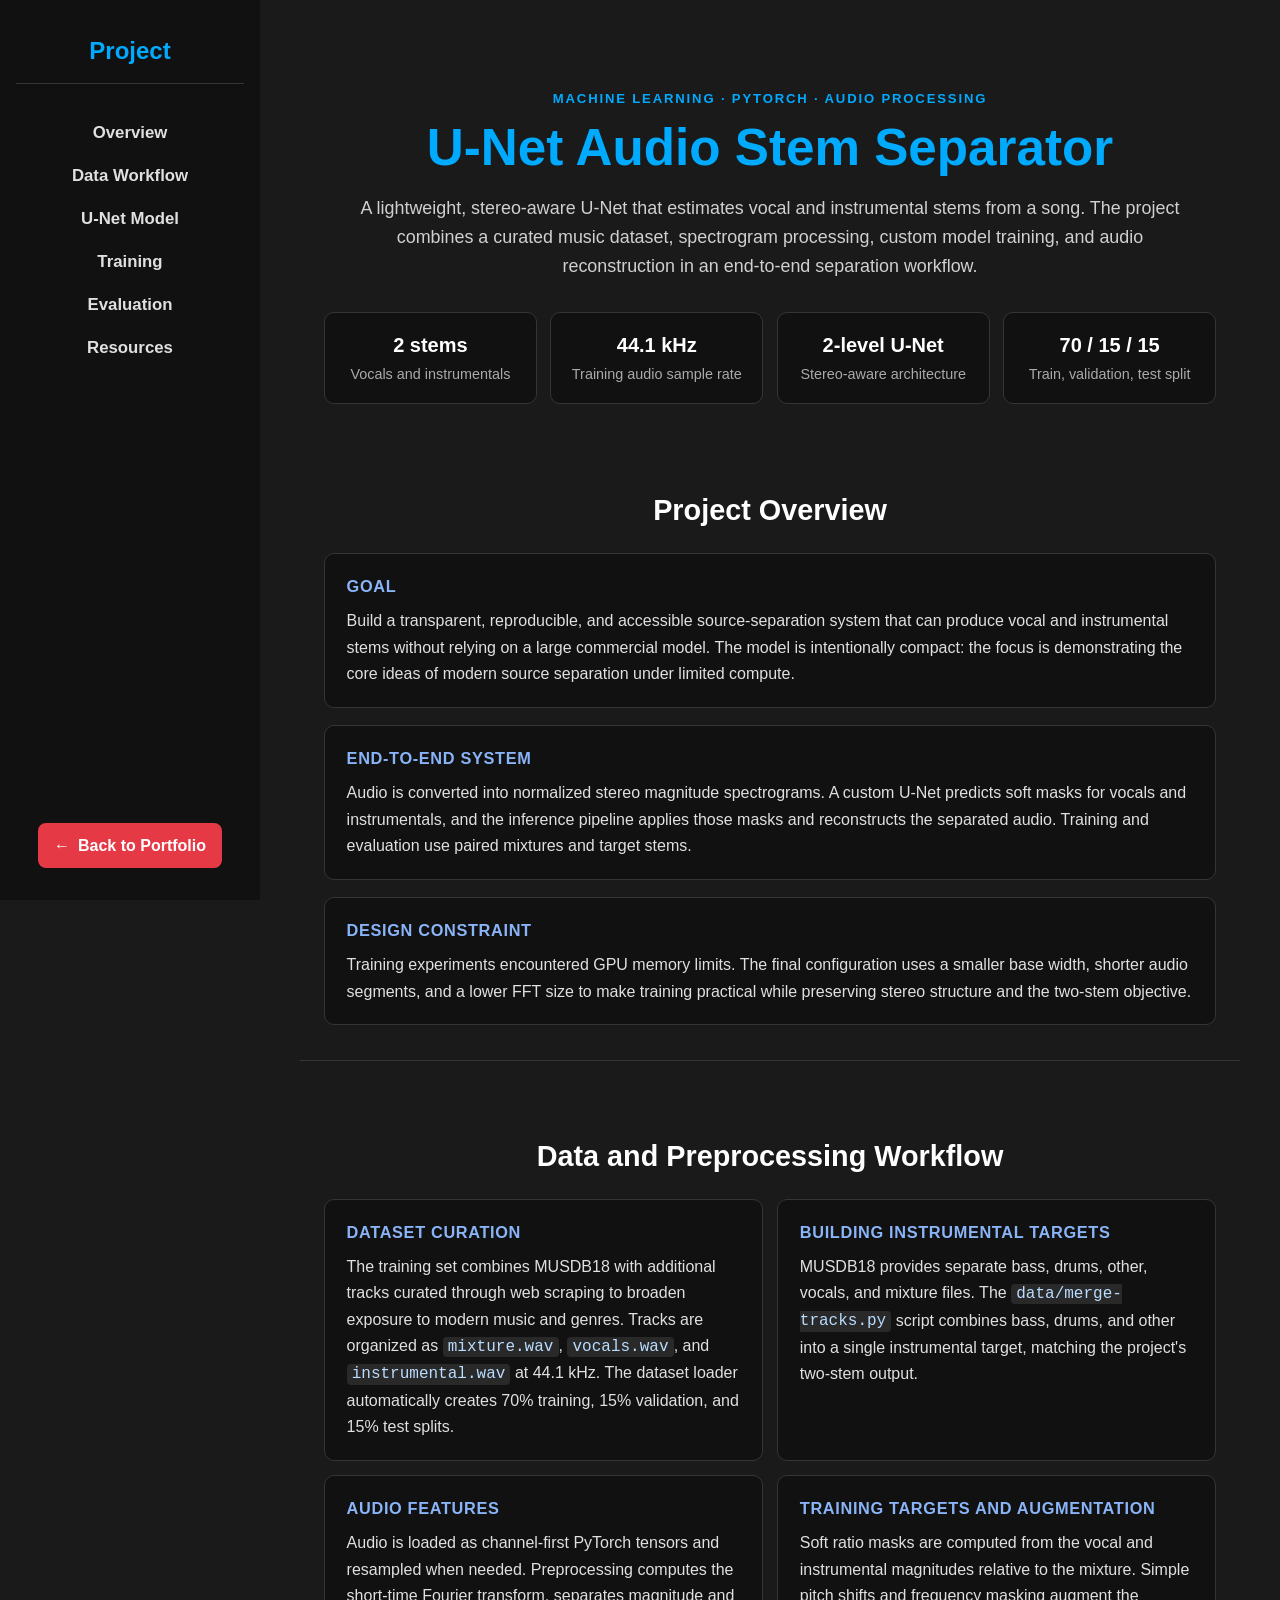
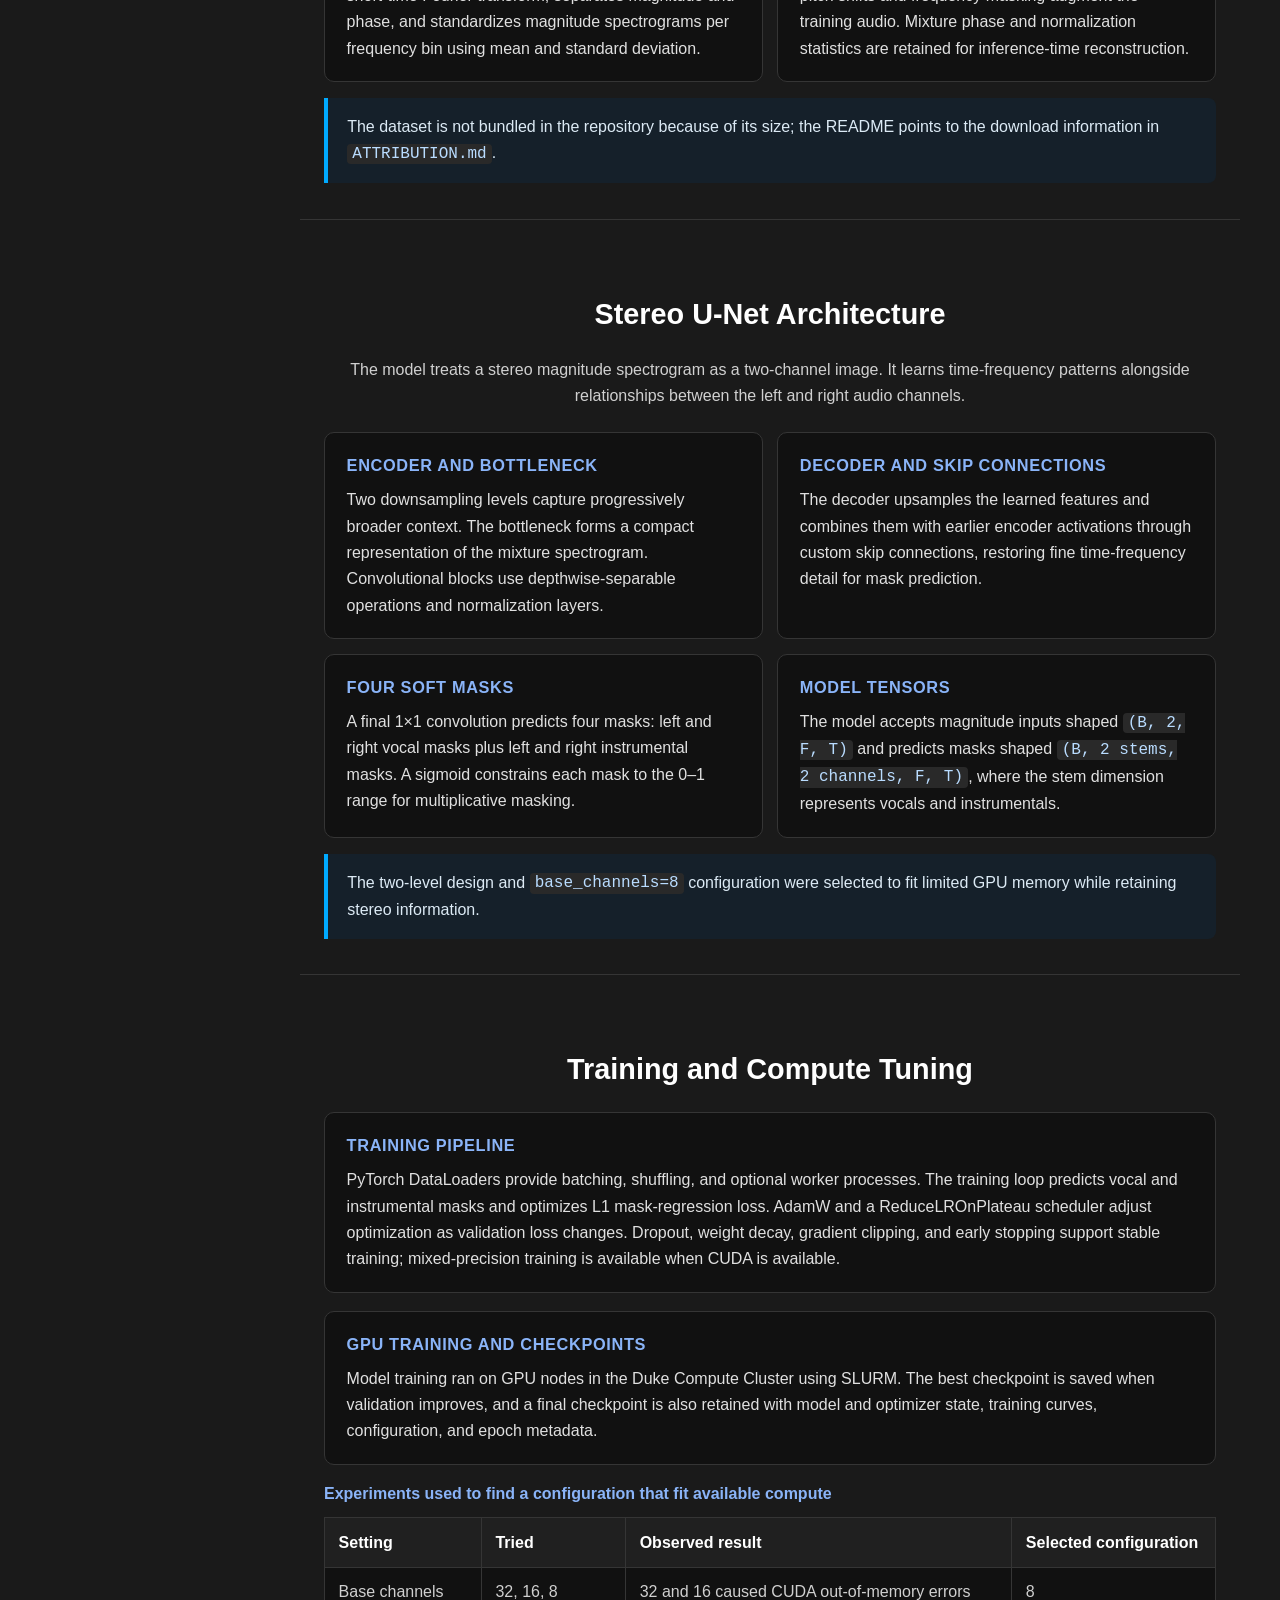
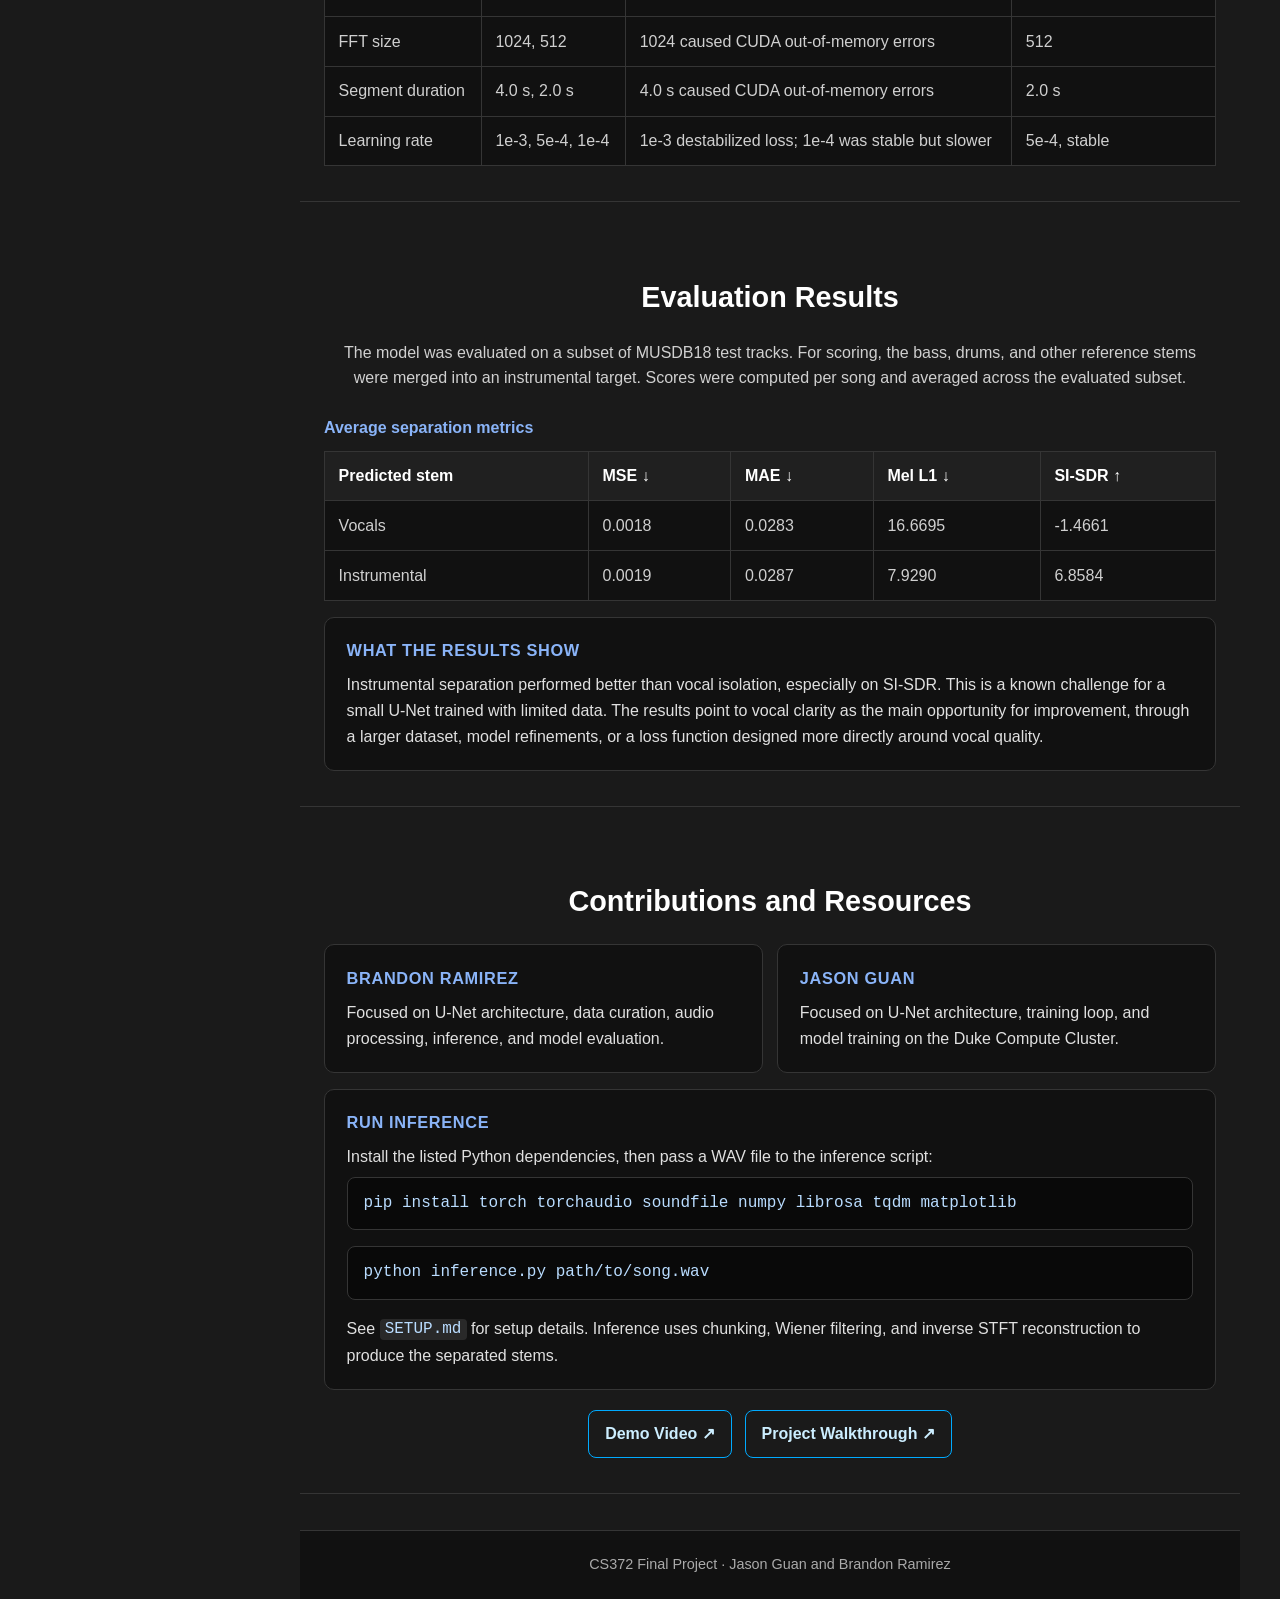
<file: Project_2.html>
<!DOCTYPE html>
<html lang="en">
<head>
  <meta charset="utf-8" />
  <meta name="viewport" content="width=device-width, initial-scale=1" />
  <meta name="description" content="A lightweight stereo U-Net audio stem separator trained to separate vocals and instrumentals from music." />
  <title>U-Net Audio Stem Separator</title>
  <style>
    :root {
      --accent: #00aaff;
      --bg: #1a1a1a;
      --panel: #111;
      --panel-raised: #202020;
      --muted: #aaa;
      --text: #e0e0e0;
      --line: #353535;
      --max-width: 1120px;
    }
    * { box-sizing: border-box; margin: 0; padding: 0; }
    html { scroll-behavior: smooth; }
    body {
      min-height: 100vh;
      background: var(--bg);
      color: var(--text);
      font-family: Arial, Helvetica, sans-serif;
      line-height: 1.6;
      -webkit-font-smoothing: antialiased;
    }
    a { color: inherit; }
    .sidebar {
      position: fixed;
      inset: 0 auto 0 0;
      z-index: 100;
      display: flex;
      width: 260px;
      flex-direction: column;
      align-items: center;
      padding: 2rem 1rem;
      background: var(--panel);
      transition: transform .3s ease;
    }
    .sidebar h2 {
      width: 100%;
      margin-bottom: 1.25rem;
      padding-bottom: .8rem;
      border-bottom: 1px solid var(--line);
      color: var(--accent);
      text-align: center;
    }
    .sidebar ul { width: 100%; list-style: none; }
    .sidebar li { margin: 1rem 0; text-align: center; }
    .sidebar li a {
      color: var(--text);
      font-size: 1.05rem;
      font-weight: 700;
      text-decoration: none;
      transition: color .2s ease;
    }
    .sidebar li a:hover, .sidebar li a:focus-visible { color: var(--accent); }
    .back-button {
      display: inline-flex;
      align-items: center;
      gap: .5rem;
      margin-top: auto;
      padding: .6rem 1rem;
      border-radius: 8px;
      background: #e63946;
      color: #fff;
      font-weight: 700;
      text-decoration: none;
      transition: background .2s ease, transform .2s ease;
    }
    .back-button:hover { background: #ff4d5a; transform: translateX(-3px); }
    .menu-toggle {
      position: fixed;
      top: 14px;
      left: 14px;
      z-index: 1600;
      display: none;
      padding: .45rem .7rem;
      border: 2px solid var(--accent);
      border-radius: 8px;
      background: var(--panel);
      color: var(--text);
      font-size: 1.15rem;
      cursor: pointer;
    }
    .menu-toggle:focus-visible { outline: 2px solid #fff; outline-offset: 3px; }
    .content {
      max-width: calc(var(--max-width) + 280px);
      margin-left: 260px;
      padding: 2rem 2.5rem 0;
    }
    .hero {
      max-width: var(--max-width);
      margin: 0 auto 1rem;
      padding: 3.5rem 1.5rem 2rem;
      text-align: center;
    }
    .eyebrow {
      margin-bottom: .65rem;
      color: var(--accent);
      font-size: .82rem;
      font-weight: 700;
      letter-spacing: .14em;
      text-transform: uppercase;
    }
    .project-title {
      margin-bottom: 1rem;
      color: var(--accent);
      font-size: clamp(2rem, 4vw, 3.2rem);
      line-height: 1.15;
    }
    .hero-copy {
      max-width: 850px;
      margin: 0 auto;
      color: #d0d0d0;
      font-size: 1.12rem;
    }
    .stat-grid {
      display: grid;
      grid-template-columns: repeat(4, minmax(0, 1fr));
      gap: .85rem;
      max-width: 900px;
      margin: 2rem auto 0;
    }
    .stat {
      padding: 1rem .75rem;
      border: 1px solid var(--line);
      border-radius: 10px;
      background: var(--panel);
    }
    .stat strong { display: block; color: #fff; font-size: 1.25rem; }
    .stat span { color: var(--muted); font-size: .9rem; }
    .section {
      max-width: var(--max-width);
      margin: 0 auto 2.25rem;
      padding: 2.2rem 1.5rem;
      border-bottom: 1px solid var(--line);
      scroll-margin-top: 1.5rem;
    }
    .section > h2 {
      margin-bottom: 1.25rem;
      color: #fff;
      font-size: 1.8rem;
      text-align: center;
    }
    .section-intro {
      max-width: 880px;
      margin: 0 auto 1.5rem;
      color: #d0d0d0;
      text-align: center;
    }
    .case-study {
      display: flex;
      flex-direction: column;
      gap: 1.1rem;
      max-width: 930px;
      margin: 0 auto;
      text-align: left;
    }
    .case-block, .feature-card {
      padding: 1.2rem 1.35rem;
      border: 1px solid var(--line);
      border-radius: 10px;
      background: var(--panel);
    }
    .case-block h3, .feature-card h3 {
      margin-bottom: .55rem;
      color: #8ab4f8;
      font-size: 1.02rem;
      letter-spacing: .04em;
      text-transform: uppercase;
    }
    .case-block p, .case-block ul, .case-block ol, .feature-card p {
      font-size: 1rem;
      line-height: 1.65;
    }
    .case-block ul, .case-block ol { padding-left: 1.25rem; }
    .case-block li + li { margin-top: .3rem; }
    .feature-grid {
      display: grid;
      grid-template-columns: repeat(2, minmax(0, 1fr));
      gap: .9rem;
      max-width: 930px;
      margin: 0 auto;
      text-align: left;
    }
    code {
      padding: .08rem .32rem;
      border-radius: 4px;
      background: #292929;
      color: #b9dcff;
      font-family: Consolas, "Courier New", monospace;
      overflow-wrap: anywhere;
    }
    .table-wrap { overflow-x: auto; max-width: 930px; margin: 1rem auto 0; }
    table {
      width: 100%;
      border-collapse: collapse;
      background: var(--panel);
      text-align: left;
    }
    caption {
      margin-bottom: .65rem;
      color: #8ab4f8;
      font-weight: 700;
      text-align: left;
    }
    th, td { padding: .72rem .85rem; border: 1px solid var(--line); vertical-align: top; }
    th { background: var(--panel-raised); color: #fff; }
    td { color: #d0d0d0; }
    .metric-table td:first-child { white-space: nowrap; }
    .callout {
      max-width: 930px;
      margin: 1rem auto 0;
      padding: 1rem 1.2rem;
      border-left: 4px solid var(--accent);
      border-radius: 0 8px 8px 0;
      background: #15202a;
      color: #dceaf5;
    }
    .command {
      display: block;
      margin: .45rem 0 1rem;
      padding: .8rem 1rem;
      border: 1px solid var(--line);
      border-radius: 8px;
      background: #090909;
      color: #b9dcff;
      font-family: Consolas, "Courier New", monospace;
      overflow-wrap: anywhere;
    }
    .video-links {
      display: flex;
      flex-wrap: wrap;
      justify-content: center;
      gap: .8rem;
      margin: 1.25rem auto 0;
    }
    .video-links a {
      padding: .65rem 1rem;
      border: 1px solid var(--accent);
      border-radius: 8px;
      color: #cceeff;
      font-weight: 700;
      text-decoration: none;
      transition: background .2s ease;
    }
    .video-links a:hover { background: #06334a; }
    footer {
      margin-top: 2rem;
      padding: 1.4rem 1rem;
      border-top: 1px solid var(--line);
      background: var(--panel);
      color: var(--muted);
      font-size: .9rem;
      text-align: center;
    }
    @media (max-width: 900px) {
      .sidebar { width: 220px; }
      .content { margin-left: 220px; padding-inline: 1.5rem; }
      .stat-grid { grid-template-columns: repeat(2, minmax(0, 1fr)); }
    }
    @media (max-width: 767px) {
      .sidebar {
        width: min(85vw, 320px);
        padding: 3.5rem 2rem 2rem;
        transform: translateX(-105%);
      }
      .sidebar.active { transform: translateX(0); }
      .menu-toggle { display: block; }
      .content { margin-left: 0; padding: 1rem; }
      .hero { padding: 4rem .5rem 1.5rem; }
      .section { padding: 1.7rem .35rem; }
      .section > h2 { font-size: 1.5rem; }
      .feature-grid { grid-template-columns: 1fr; }
      .stat-grid { gap: .55rem; }
      .stat { padding: .8rem .45rem; }
      .stat strong { font-size: 1.05rem; }
      .stat span { font-size: .8rem; }
      th, td { padding: .6rem; }
    }
    @media (prefers-reduced-motion: reduce) {
      html { scroll-behavior: auto; }
      *, *::before, *::after { transition-duration: .01ms !important; }
    }
  </style>
</head>
<body>
  <button class="menu-toggle" id="menuToggle" aria-expanded="false" aria-controls="sidebar" aria-label="Open menu">
    <span aria-hidden="true">☰</span>
  </button>

  <nav id="sidebar" class="sidebar" aria-label="Main navigation">
    <h2>Project</h2>
    <ul>
      <li><a href="#overview">Overview</a></li>
      <li><a href="#workflow">Data Workflow</a></li>
      <li><a href="#model">U-Net Model</a></li>
      <li><a href="#training">Training</a></li>
      <li><a href="#evaluation">Evaluation</a></li>
      <li><a href="#resources">Resources</a></li>
    </ul>
    <a href="index.html#projects" class="back-button"><span aria-hidden="true">←</span> Back to Portfolio</a>
  </nav>

  <main class="content" id="mainContent">
    <header class="hero">
      <p class="eyebrow">Machine Learning · PyTorch · Audio Processing</p>
      <h1 class="project-title">U-Net Audio Stem Separator</h1>
      <p class="hero-copy">
        A lightweight, stereo-aware U-Net that estimates vocal and instrumental stems from a song.
        The project combines a curated music dataset, spectrogram processing, custom model training,
        and audio reconstruction in an end-to-end separation workflow.
      </p>
      <div class="stat-grid" aria-label="Project specifications">
        <div class="stat"><strong>2 stems</strong><span>Vocals and instrumentals</span></div>
        <div class="stat"><strong>44.1 kHz</strong><span>Training audio sample rate</span></div>
        <div class="stat"><strong>2-level U-Net</strong><span>Stereo-aware architecture</span></div>
        <div class="stat"><strong>70 / 15 / 15</strong><span>Train, validation, test split</span></div>
      </div>
    </header>

    <section id="overview" class="section" aria-labelledby="overview-heading">
      <h2 id="overview-heading">Project Overview</h2>
      <div class="case-study">
        <div class="case-block">
          <h3>Goal</h3>
          <p>
            Build a transparent, reproducible, and accessible source-separation system that can produce
            vocal and instrumental stems without relying on a large commercial model. The model is intentionally
            compact: the focus is demonstrating the core ideas of modern source separation under limited compute.
          </p>
        </div>
        <div class="case-block">
          <h3>End-to-End System</h3>
          <p>
            Audio is converted into normalized stereo magnitude spectrograms. A custom U-Net predicts soft masks
            for vocals and instrumentals, and the inference pipeline applies those masks and reconstructs the
            separated audio. Training and evaluation use paired mixtures and target stems.
          </p>
        </div>
        <div class="case-block">
          <h3>Design Constraint</h3>
          <p>
            Training experiments encountered GPU memory limits. The final configuration uses a smaller base width,
            shorter audio segments, and a lower FFT size to make training practical while preserving stereo
            structure and the two-stem objective.
          </p>
        </div>
      </div>
    </section>

    <section id="workflow" class="section" aria-labelledby="workflow-heading">
      <h2 id="workflow-heading">Data and Preprocessing Workflow</h2>
      <div class="feature-grid">
        <article class="feature-card">
          <h3>Dataset Curation</h3>
          <p>
            The training set combines MUSDB18 with additional tracks curated through web scraping to broaden
            exposure to modern music and genres. Tracks are organized as <code>mixture.wav</code>,
            <code>vocals.wav</code>, and <code>instrumental.wav</code> at 44.1 kHz. The dataset loader
            automatically creates 70% training, 15% validation, and 15% test splits.
          </p>
        </article>
        <article class="feature-card">
          <h3>Building Instrumental Targets</h3>
          <p>
            MUSDB18 provides separate bass, drums, other, vocals, and mixture files. The
            <code>data/merge-tracks.py</code> script combines bass, drums, and other into a single
            instrumental target, matching the project's two-stem output.
          </p>
        </article>
        <article class="feature-card">
          <h3>Audio Features</h3>
          <p>
            Audio is loaded as channel-first PyTorch tensors and resampled when needed. Preprocessing computes
            the short-time Fourier transform, separates magnitude and phase, and standardizes magnitude
            spectrograms per frequency bin using mean and standard deviation.
          </p>
        </article>
        <article class="feature-card">
          <h3>Training Targets and Augmentation</h3>
          <p>
            Soft ratio masks are computed from the vocal and instrumental magnitudes relative to the mixture.
            Simple pitch shifts and frequency masking augment the training audio. Mixture phase and normalization
            statistics are retained for inference-time reconstruction.
          </p>
        </article>
      </div>
      <div class="callout">
        The dataset is not bundled in the repository because of its size; the README points to the download
        information in <code>ATTRIBUTION.md</code>.
      </div>
    </section>

    <section id="model" class="section" aria-labelledby="model-heading">
      <h2 id="model-heading">Stereo U-Net Architecture</h2>
      <p class="section-intro">
        The model treats a stereo magnitude spectrogram as a two-channel image. It learns time-frequency
        patterns alongside relationships between the left and right audio channels.
      </p>
      <div class="feature-grid">
        <article class="feature-card">
          <h3>Encoder and Bottleneck</h3>
          <p>
            Two downsampling levels capture progressively broader context. The bottleneck forms a compact
            representation of the mixture spectrogram. Convolutional blocks use depthwise-separable operations
            and normalization layers.
          </p>
        </article>
        <article class="feature-card">
          <h3>Decoder and Skip Connections</h3>
          <p>
            The decoder upsamples the learned features and combines them with earlier encoder activations through
            custom skip connections, restoring fine time-frequency detail for mask prediction.
          </p>
        </article>
        <article class="feature-card">
          <h3>Four Soft Masks</h3>
          <p>
            A final 1×1 convolution predicts four masks: left and right vocal masks plus left and right
            instrumental masks. A sigmoid constrains each mask to the 0–1 range for multiplicative masking.
          </p>
        </article>
        <article class="feature-card">
          <h3>Model Tensors</h3>
          <p>
            The model accepts magnitude inputs shaped <code>(B, 2, F, T)</code> and predicts masks shaped
            <code>(B, 2 stems, 2 channels, F, T)</code>, where the stem dimension represents vocals and
            instrumentals.
          </p>
        </article>
      </div>
      <div class="callout">
        The two-level design and <code>base_channels=8</code> configuration were selected to fit limited GPU
        memory while retaining stereo information.
      </div>
    </section>

    <section id="training" class="section" aria-labelledby="training-heading">
      <h2 id="training-heading">Training and Compute Tuning</h2>
      <div class="case-study">
        <div class="case-block">
          <h3>Training Pipeline</h3>
          <p>
            PyTorch DataLoaders provide batching, shuffling, and optional worker processes. The training loop
            predicts vocal and instrumental masks and optimizes L1 mask-regression loss. AdamW and a
            ReduceLROnPlateau scheduler adjust optimization as validation loss changes. Dropout, weight decay,
            gradient clipping, and early stopping support stable training; mixed-precision training is available
            when CUDA is available.
          </p>
        </div>
        <div class="case-block">
          <h3>GPU Training and Checkpoints</h3>
          <p>
            Model training ran on GPU nodes in the Duke Compute Cluster using SLURM. The best checkpoint is
            saved when validation improves, and a final checkpoint is also retained with model and optimizer
            state, training curves, configuration, and epoch metadata.
          </p>
        </div>
      </div>
      <div class="table-wrap">
        <table>
          <caption>Experiments used to find a configuration that fit available compute</caption>
          <thead>
            <tr><th scope="col">Setting</th><th scope="col">Tried</th><th scope="col">Observed result</th><th scope="col">Selected configuration</th></tr>
          </thead>
          <tbody>
            <tr><td>Base channels</td><td>32, 16, 8</td><td>32 and 16 caused CUDA out-of-memory errors</td><td>8</td></tr>
            <tr><td>FFT size</td><td>1024, 512</td><td>1024 caused CUDA out-of-memory errors</td><td>512</td></tr>
            <tr><td>Segment duration</td><td>4.0 s, 2.0 s</td><td>4.0 s caused CUDA out-of-memory errors</td><td>2.0 s</td></tr>
            <tr><td>Learning rate</td><td>1e-3, 5e-4, 1e-4</td><td>1e-3 destabilized loss; 1e-4 was stable but slower</td><td>5e-4, stable</td></tr>
          </tbody>
        </table>
      </div>
    </section>

    <section id="evaluation" class="section" aria-labelledby="evaluation-heading">
      <h2 id="evaluation-heading">Evaluation Results</h2>
      <p class="section-intro">
        The model was evaluated on a subset of MUSDB18 test tracks. For scoring, the bass, drums, and other
        reference stems were merged into an instrumental target. Scores were computed per song and averaged
        across the evaluated subset.
      </p>
      <div class="table-wrap">
        <table class="metric-table">
          <caption>Average separation metrics</caption>
          <thead>
            <tr><th scope="col">Predicted stem</th><th scope="col">MSE ↓</th><th scope="col">MAE ↓</th><th scope="col">Mel L1 ↓</th><th scope="col">SI-SDR ↑</th></tr>
          </thead>
          <tbody>
            <tr><td>Vocals</td><td>0.0018</td><td>0.0283</td><td>16.6695</td><td>-1.4661</td></tr>
            <tr><td>Instrumental</td><td>0.0019</td><td>0.0287</td><td>7.9290</td><td>6.8584</td></tr>
          </tbody>
        </table>
      </div>
      <div class="case-study" style="margin-top: 1rem;">
        <div class="case-block">
          <h3>What the Results Show</h3>
          <p>
            Instrumental separation performed better than vocal isolation, especially on SI-SDR. This is a known
            challenge for a small U-Net trained with limited data. The results point to vocal clarity as the
            main opportunity for improvement, through a larger dataset, model refinements, or a loss function
            designed more directly around vocal quality.
          </p>
        </div>
      </div>
    </section>

    <section id="resources" class="section" aria-labelledby="resources-heading">
      <h2 id="resources-heading">Contributions and Resources</h2>
      <div class="feature-grid">
        <article class="feature-card">
          <h3>Brandon Ramirez</h3>
          <p>Focused on U-Net architecture, data curation, audio processing, inference, and model evaluation.</p>
        </article>
        <article class="feature-card">
          <h3>Jason Guan</h3>
          <p>Focused on U-Net architecture, training loop, and model training on the Duke Compute Cluster.</p>
        </article>
      </div>
      <div class="case-study" style="margin-top: 1rem;">
        <div class="case-block">
          <h3>Run Inference</h3>
          <p>Install the listed Python dependencies, then pass a WAV file to the inference script:</p>
          <span class="command">pip install torch torchaudio soundfile numpy librosa tqdm matplotlib</span>
          <span class="command">python inference.py path/to/song.wav</span>
          <p>See <code>SETUP.md</code> for setup details. Inference uses chunking, Wiener filtering, and inverse STFT reconstruction to produce the separated stems.</p>
        </div>
      </div>
      <div class="video-links" aria-label="Project videos">
        <a href="https://youtu.be/vHPxi2ZNMEU" target="_blank" rel="noopener noreferrer">Demo Video ↗</a>
        <a href="https://www.youtube.com/watch?v=fzbgfsqr3LY" target="_blank" rel="noopener noreferrer">Project Walkthrough ↗</a>
      </div>
    </section>

    <footer>
      <p>CS372 Final Project · Jason Guan and Brandon Ramirez</p>
    </footer>
  </main>

  <script>
    const menuToggle = document.getElementById('menuToggle');
    const sidebar = document.getElementById('sidebar');

    function closeSidebar() {
      sidebar.classList.remove('active');
      menuToggle.setAttribute('aria-expanded', 'false');
      menuToggle.setAttribute('aria-label', 'Open menu');
    }

    menuToggle.addEventListener('click', () => {
      const isOpen = sidebar.classList.toggle('active');
      menuToggle.setAttribute('aria-expanded', String(isOpen));
      menuToggle.setAttribute('aria-label', isOpen ? 'Close menu' : 'Open menu');
    });

    sidebar.querySelectorAll('a[href^="#"]').forEach(link => {
      link.addEventListener('click', () => {
        if (window.innerWidth <= 767) closeSidebar();
      });
    });

    window.addEventListener('keydown', event => {
      if (event.key === 'Escape' && sidebar.classList.contains('active')) closeSidebar();
    });
    window.addEventListener('resize', () => {
      if (window.innerWidth > 767) closeSidebar();
    });
  </script>
</body>
</html>
</file>
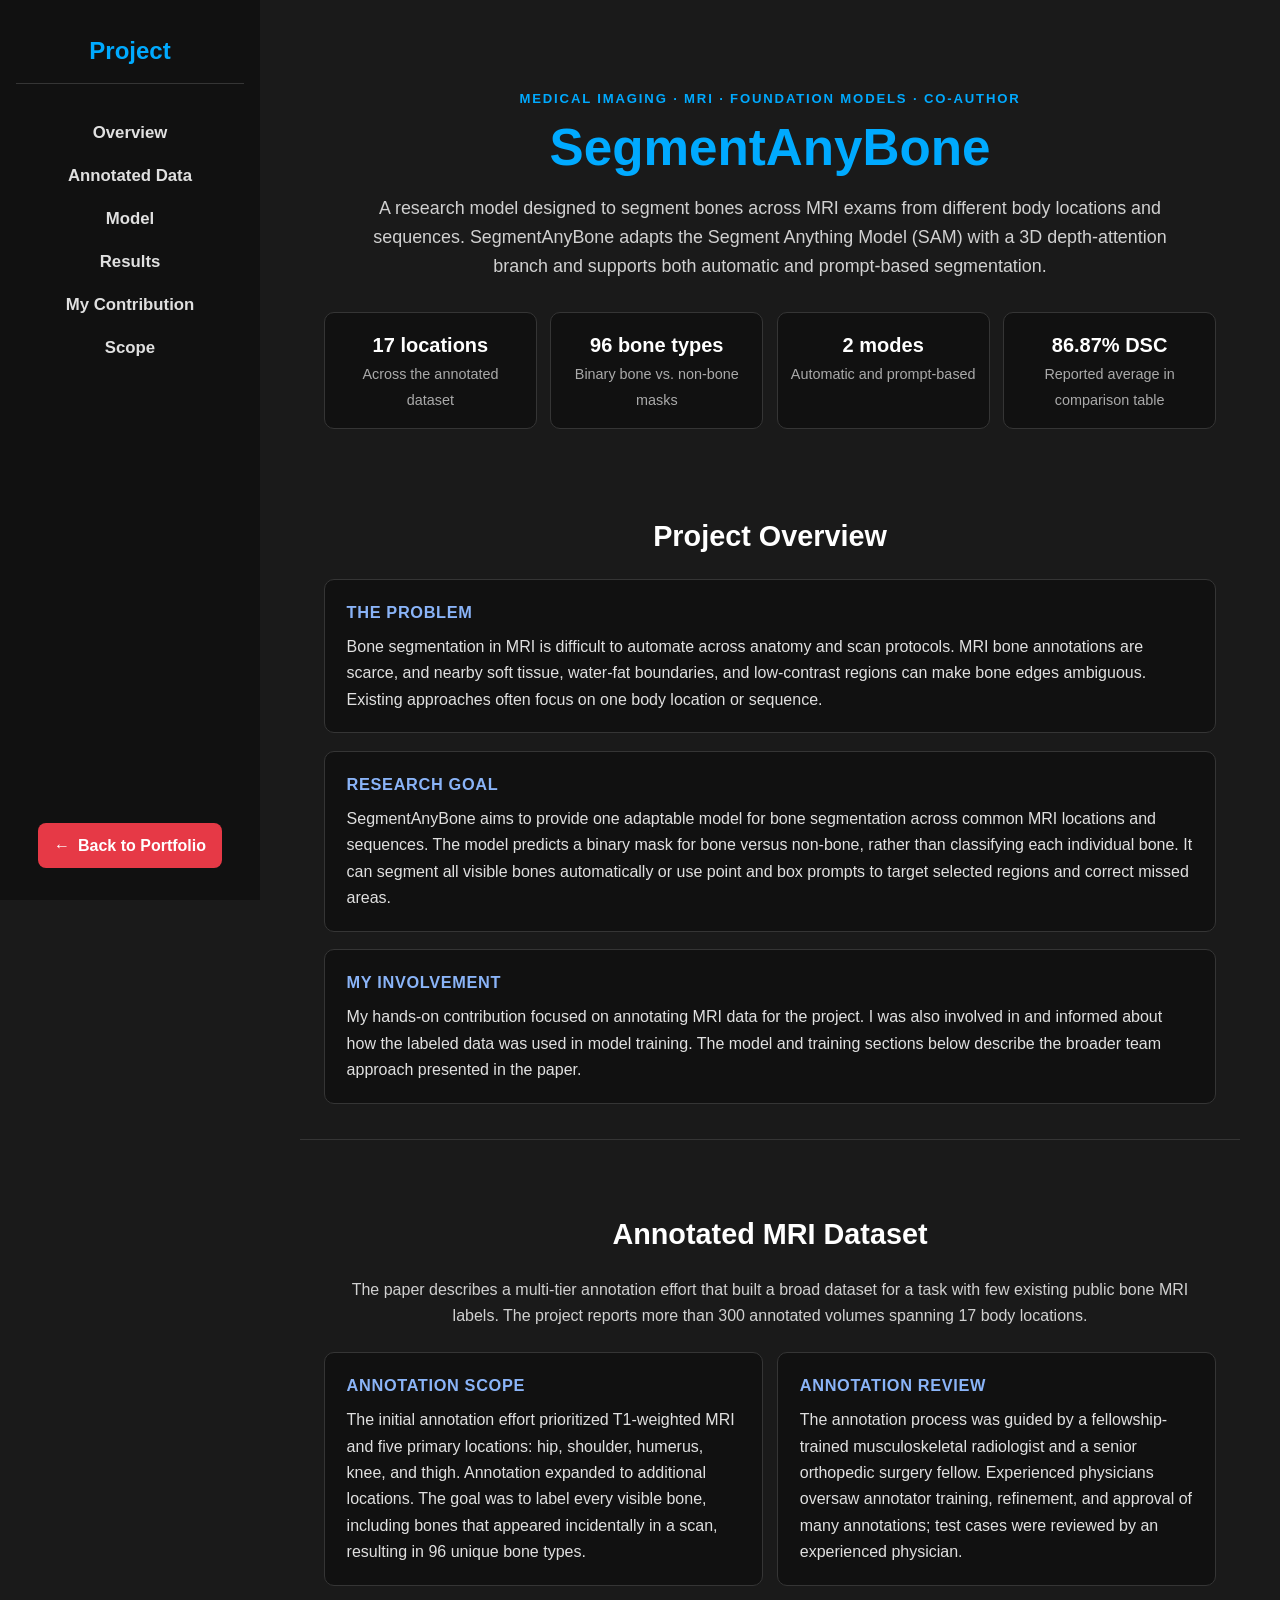
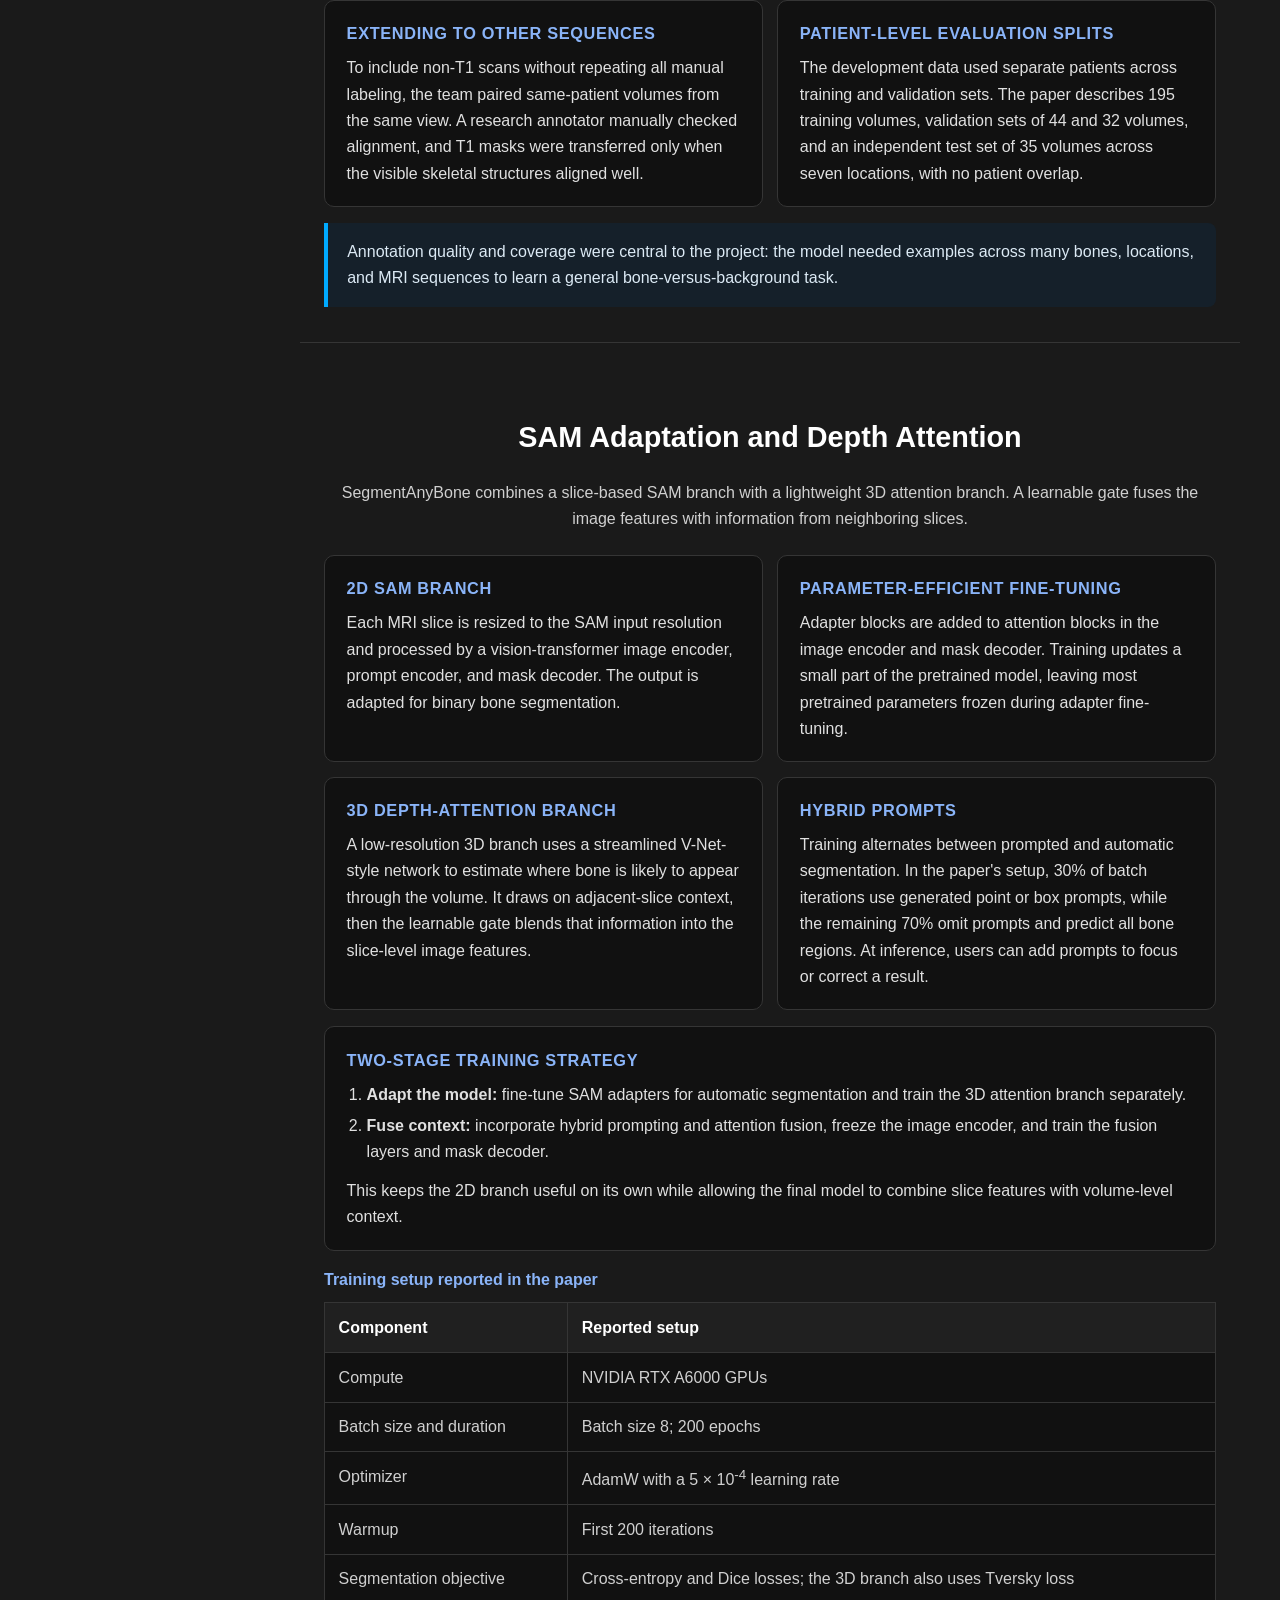
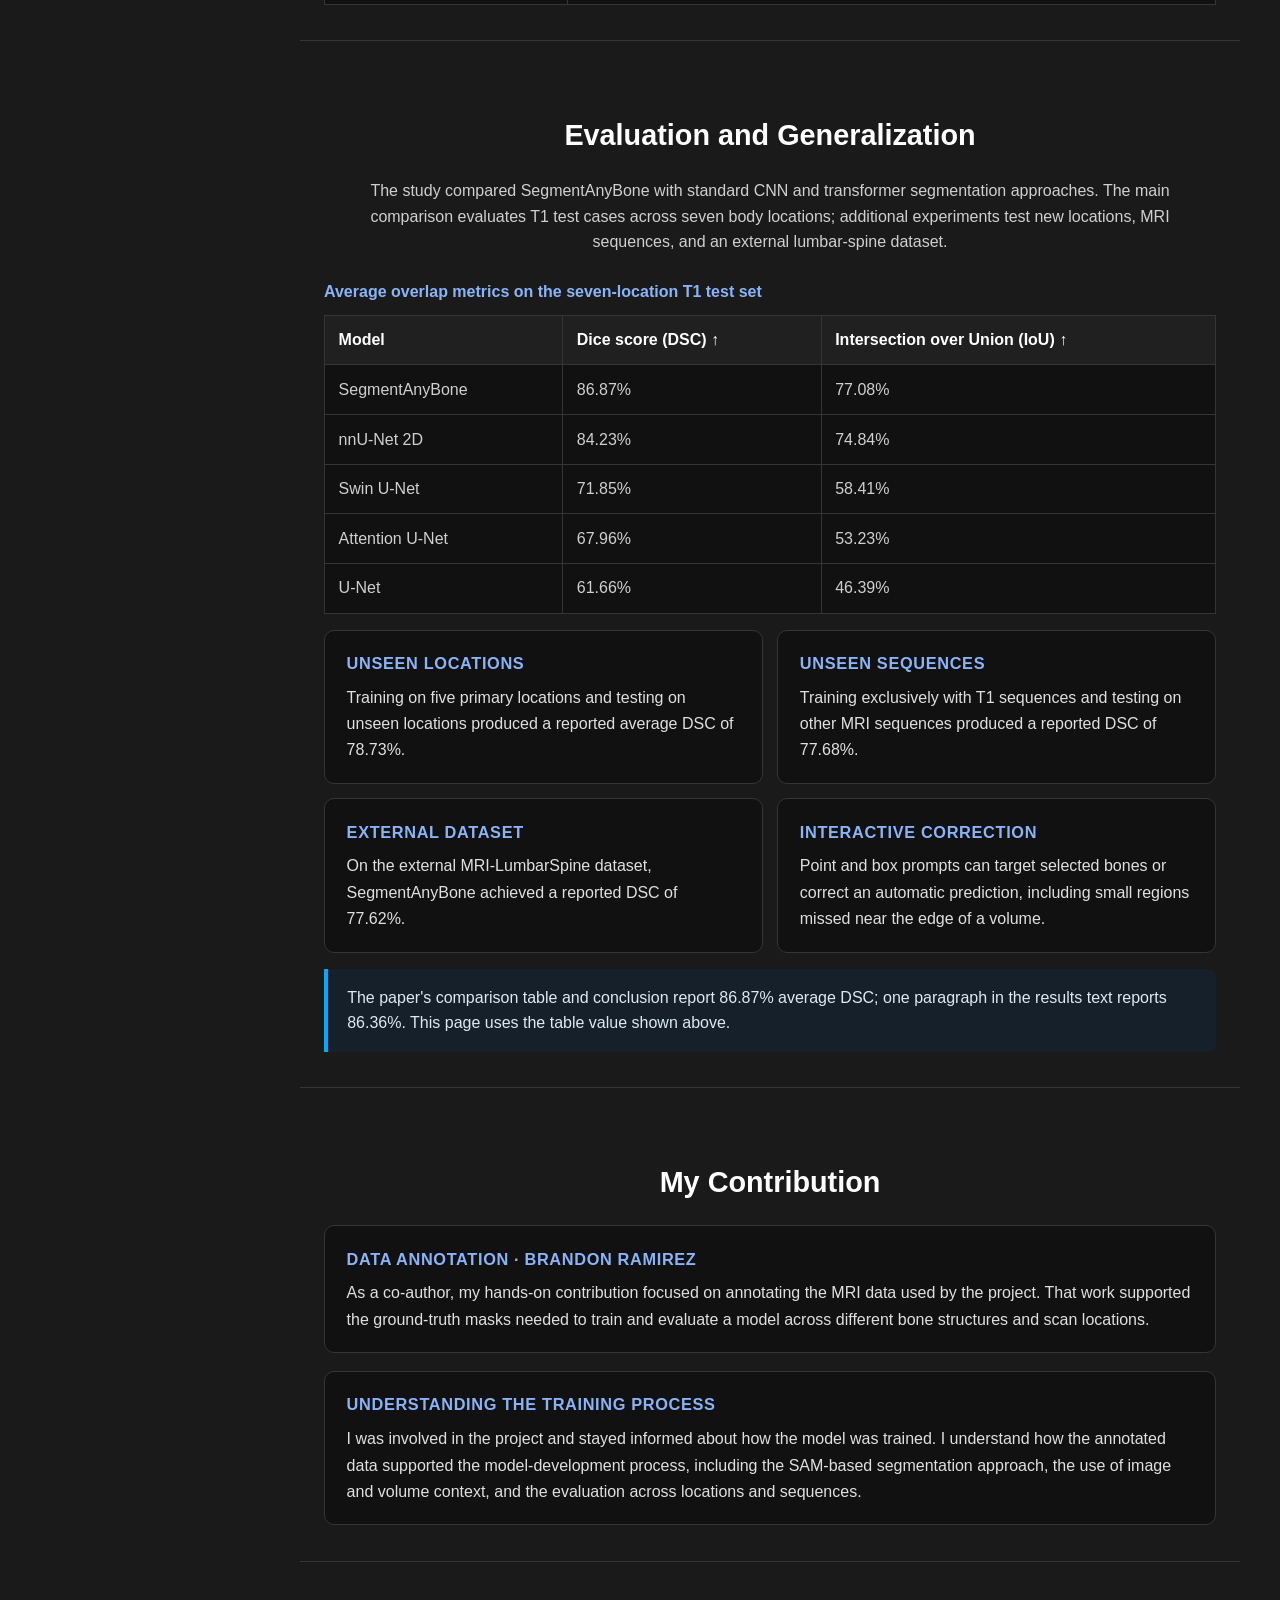
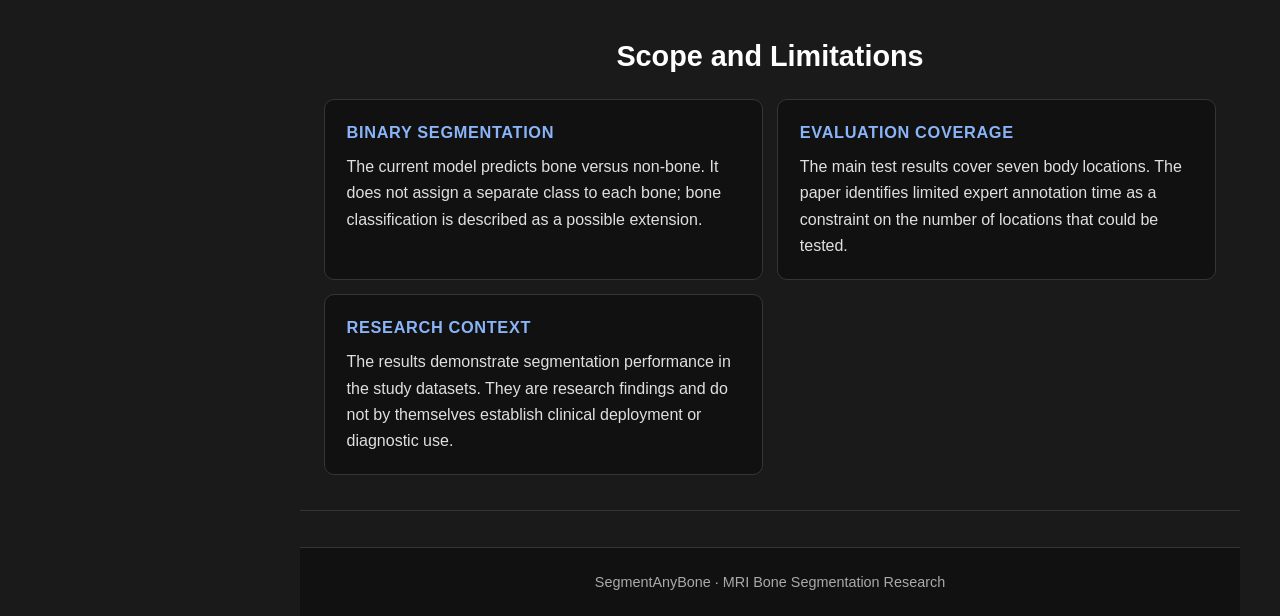
<file: Project_3.html>
<!DOCTYPE html>
<html lang="en">
<head>
  <meta charset="utf-8" />
  <meta name="viewport" content="width=device-width, initial-scale=1" />
  <meta name="description" content="SegmentAnyBone is a SAM-based research model for segmenting bones across MRI locations and sequences." />
  <title>SegmentAnyBone | Bone MRI Segmentation</title>
  <style>
    :root {
      --accent: #00aaff;
      --bg: #1a1a1a;
      --panel: #111;
      --panel-raised: #202020;
      --muted: #aaa;
      --text: #e0e0e0;
      --line: #353535;
      --max-width: 1120px;
    }
    * { box-sizing: border-box; margin: 0; padding: 0; }
    html { scroll-behavior: smooth; }
    body {
      min-height: 100vh;
      background: var(--bg);
      color: var(--text);
      font-family: Arial, Helvetica, sans-serif;
      line-height: 1.6;
      -webkit-font-smoothing: antialiased;
    }
    a { color: inherit; }
    .sidebar {
      position: fixed;
      inset: 0 auto 0 0;
      z-index: 100;
      display: flex;
      width: 260px;
      flex-direction: column;
      align-items: center;
      padding: 2rem 1rem;
      background: var(--panel);
      transition: transform .3s ease;
    }
    .sidebar h2 {
      width: 100%;
      margin-bottom: 1.25rem;
      padding-bottom: .8rem;
      border-bottom: 1px solid var(--line);
      color: var(--accent);
      text-align: center;
    }
    .sidebar ul { width: 100%; list-style: none; }
    .sidebar li { margin: 1rem 0; text-align: center; }
    .sidebar li a {
      color: var(--text);
      font-size: 1.05rem;
      font-weight: 700;
      text-decoration: none;
      transition: color .2s ease;
    }
    .sidebar li a:hover, .sidebar li a:focus-visible { color: var(--accent); }
    .back-button {
      display: inline-flex;
      align-items: center;
      gap: .5rem;
      margin-top: auto;
      padding: .6rem 1rem;
      border-radius: 8px;
      background: #e63946;
      color: #fff;
      font-weight: 700;
      text-decoration: none;
      transition: background .2s ease, transform .2s ease;
    }
    .back-button:hover { background: #ff4d5a; transform: translateX(-3px); }
    .menu-toggle {
      position: fixed;
      top: 14px;
      left: 14px;
      z-index: 1600;
      display: none;
      padding: .45rem .7rem;
      border: 2px solid var(--accent);
      border-radius: 8px;
      background: var(--panel);
      color: var(--text);
      font-size: 1.15rem;
      cursor: pointer;
    }
    .menu-toggle:focus-visible { outline: 2px solid #fff; outline-offset: 3px; }
    .content {
      max-width: calc(var(--max-width) + 280px);
      margin-left: 260px;
      padding: 2rem 2.5rem 0;
    }
    .hero {
      max-width: var(--max-width);
      margin: 0 auto 1rem;
      padding: 3.5rem 1.5rem 2rem;
      text-align: center;
    }
    .eyebrow {
      margin-bottom: .65rem;
      color: var(--accent);
      font-size: .82rem;
      font-weight: 700;
      letter-spacing: .14em;
      text-transform: uppercase;
    }
    .project-title {
      margin-bottom: 1rem;
      color: var(--accent);
      font-size: clamp(2rem, 4vw, 3.2rem);
      line-height: 1.15;
    }
    .hero-copy {
      max-width: 850px;
      margin: 0 auto;
      color: #d0d0d0;
      font-size: 1.12rem;
    }
    .stat-grid {
      display: grid;
      grid-template-columns: repeat(4, minmax(0, 1fr));
      gap: .85rem;
      max-width: 900px;
      margin: 2rem auto 0;
    }
    .stat {
      padding: 1rem .75rem;
      border: 1px solid var(--line);
      border-radius: 10px;
      background: var(--panel);
    }
    .stat strong { display: block; color: #fff; font-size: 1.25rem; }
    .stat span { color: var(--muted); font-size: .9rem; }
    .section {
      max-width: var(--max-width);
      margin: 0 auto 2.25rem;
      padding: 2.2rem 1.5rem;
      border-bottom: 1px solid var(--line);
      scroll-margin-top: 1.5rem;
    }
    .section > h2 {
      margin-bottom: 1.25rem;
      color: #fff;
      font-size: 1.8rem;
      text-align: center;
    }
    .section-intro {
      max-width: 880px;
      margin: 0 auto 1.5rem;
      color: #d0d0d0;
      text-align: center;
    }
    .case-study {
      display: flex;
      flex-direction: column;
      gap: 1.1rem;
      max-width: 930px;
      margin: 0 auto;
      text-align: left;
    }
    .case-block, .feature-card {
      padding: 1.2rem 1.35rem;
      border: 1px solid var(--line);
      border-radius: 10px;
      background: var(--panel);
    }
    .case-block h3, .feature-card h3 {
      margin-bottom: .55rem;
      color: #8ab4f8;
      font-size: 1.02rem;
      letter-spacing: .04em;
      text-transform: uppercase;
    }
    .case-block p, .case-block ul, .case-block ol, .feature-card p {
      font-size: 1rem;
      line-height: 1.65;
    }
    .case-block ul, .case-block ol { padding-left: 1.25rem; }
    .case-block li + li { margin-top: .3rem; }
    .feature-grid {
      display: grid;
      grid-template-columns: repeat(2, minmax(0, 1fr));
      gap: .9rem;
      max-width: 930px;
      margin: 0 auto;
      text-align: left;
    }
    code {
      padding: .08rem .32rem;
      border-radius: 4px;
      background: #292929;
      color: #b9dcff;
      font-family: Consolas, "Courier New", monospace;
      overflow-wrap: anywhere;
    }
    .table-wrap { overflow-x: auto; max-width: 930px; margin: 1rem auto 0; }
    table {
      width: 100%;
      border-collapse: collapse;
      background: var(--panel);
      text-align: left;
    }
    caption {
      margin-bottom: .65rem;
      color: #8ab4f8;
      font-weight: 700;
      text-align: left;
    }
    th, td { padding: .72rem .85rem; border: 1px solid var(--line); vertical-align: top; }
    th { background: var(--panel-raised); color: #fff; }
    td { color: #d0d0d0; }
    .metric-table td:first-child { white-space: nowrap; }
    .callout {
      max-width: 930px;
      margin: 1rem auto 0;
      padding: 1rem 1.2rem;
      border-left: 4px solid var(--accent);
      border-radius: 0 8px 8px 0;
      background: #15202a;
      color: #dceaf5;
    }
    .command {
      display: block;
      margin: .45rem 0 1rem;
      padding: .8rem 1rem;
      border: 1px solid var(--line);
      border-radius: 8px;
      background: #090909;
      color: #b9dcff;
      font-family: Consolas, "Courier New", monospace;
      overflow-wrap: anywhere;
    }
    .video-links {
      display: flex;
      flex-wrap: wrap;
      justify-content: center;
      gap: .8rem;
      margin: 1.25rem auto 0;
    }
    .video-links a {
      padding: .65rem 1rem;
      border: 1px solid var(--accent);
      border-radius: 8px;
      color: #cceeff;
      font-weight: 700;
      text-decoration: none;
      transition: background .2s ease;
    }
    .video-links a:hover { background: #06334a; }
    footer {
      margin-top: 2rem;
      padding: 1.4rem 1rem;
      border-top: 1px solid var(--line);
      background: var(--panel);
      color: var(--muted);
      font-size: .9rem;
      text-align: center;
    }
    @media (max-width: 900px) {
      .sidebar { width: 220px; }
      .content { margin-left: 220px; padding-inline: 1.5rem; }
      .stat-grid { grid-template-columns: repeat(2, minmax(0, 1fr)); }
    }
    @media (max-width: 767px) {
      .sidebar {
        width: min(85vw, 320px);
        padding: 3.5rem 2rem 2rem;
        transform: translateX(-105%);
      }
      .sidebar.active { transform: translateX(0); }
      .menu-toggle { display: block; }
      .content { margin-left: 0; padding: 1rem; }
      .hero { padding: 4rem .5rem 1.5rem; }
      .section { padding: 1.7rem .35rem; }
      .section > h2 { font-size: 1.5rem; }
      .feature-grid { grid-template-columns: 1fr; }
      .stat-grid { gap: .55rem; }
      .stat { padding: .8rem .45rem; }
      .stat strong { font-size: 1.05rem; }
      .stat span { font-size: .8rem; }
      th, td { padding: .6rem; }
    }
    @media (prefers-reduced-motion: reduce) {
      html { scroll-behavior: auto; }
      *, *::before, *::after { transition-duration: .01ms !important; }
    }
  </style>
</head>
<body>
  <button class="menu-toggle" id="menuToggle" aria-expanded="false" aria-controls="sidebar" aria-label="Open menu">
    <span aria-hidden="true">☰</span>
  </button>

  <nav id="sidebar" class="sidebar" aria-label="Main navigation">
    <h2>Project</h2>
    <ul>
      <li><a href="#overview">Overview</a></li>
      <li><a href="#dataset">Annotated Data</a></li>
      <li><a href="#model">Model</a></li>
      <li><a href="#results">Results</a></li>
      <li><a href="#role">My Contribution</a></li>
      <li><a href="#scope">Scope</a></li>
    </ul>
    <a href="index.html#projects" class="back-button"><span aria-hidden="true">←</span> Back to Portfolio</a>
  </nav>

  <main class="content" id="mainContent">
    <header class="hero">
      <p class="eyebrow">Medical Imaging · MRI · Foundation Models · Co-author</p>
      <h1 class="project-title">SegmentAnyBone</h1>
      <p class="hero-copy">
        A research model designed to segment bones across MRI exams from different body locations and sequences.
        SegmentAnyBone adapts the Segment Anything Model (SAM) with a 3D depth-attention branch and supports both
        automatic and prompt-based segmentation.
      </p>
      <div class="stat-grid" aria-label="Research project highlights">
        <div class="stat"><strong>17 locations</strong><span>Across the annotated dataset</span></div>
        <div class="stat"><strong>96 bone types</strong><span>Binary bone vs. non-bone masks</span></div>
        <div class="stat"><strong>2 modes</strong><span>Automatic and prompt-based</span></div>
        <div class="stat"><strong>86.87% DSC</strong><span>Reported average in comparison table</span></div>
      </div>
    </header>

    <section id="overview" class="section" aria-labelledby="overview-heading">
      <h2 id="overview-heading">Project Overview</h2>
      <div class="case-study">
        <div class="case-block">
          <h3>The Problem</h3>
          <p>
            Bone segmentation in MRI is difficult to automate across anatomy and scan protocols. MRI bone
            annotations are scarce, and nearby soft tissue, water-fat boundaries, and low-contrast regions can
            make bone edges ambiguous. Existing approaches often focus on one body location or sequence.
          </p>
        </div>
        <div class="case-block">
          <h3>Research Goal</h3>
          <p>
            SegmentAnyBone aims to provide one adaptable model for bone segmentation across common MRI locations
            and sequences. The model predicts a binary mask for bone versus non-bone, rather than classifying each
            individual bone. It can segment all visible bones automatically or use point and box prompts to target
            selected regions and correct missed areas.
          </p>
        </div>
        <div class="case-block">
          <h3>My Involvement</h3>
          <p>
            My hands-on contribution focused on annotating MRI data for the project. I was also involved in and
            informed about how the labeled data was used in model training. The model and training sections below
            describe the broader team approach presented in the paper.
          </p>
        </div>
      </div>
    </section>

    <section id="dataset" class="section" aria-labelledby="dataset-heading">
      <h2 id="dataset-heading">Annotated MRI Dataset</h2>
      <p class="section-intro">
        The paper describes a multi-tier annotation effort that built a broad dataset for a task with few existing
        public bone MRI labels. The project reports more than 300 annotated volumes spanning 17 body locations.
      </p>
      <div class="feature-grid">
        <article class="feature-card">
          <h3>Annotation Scope</h3>
          <p>
            The initial annotation effort prioritized T1-weighted MRI and five primary locations: hip, shoulder,
            humerus, knee, and thigh. Annotation expanded to additional locations. The goal was to label every
            visible bone, including bones that appeared incidentally in a scan, resulting in 96 unique bone types.
          </p>
        </article>
        <article class="feature-card">
          <h3>Annotation Review</h3>
          <p>
            The annotation process was guided by a fellowship-trained musculoskeletal radiologist and a senior
            orthopedic surgery fellow. Experienced physicians oversaw annotator training, refinement, and approval
            of many annotations; test cases were reviewed by an experienced physician.
          </p>
        </article>
        <article class="feature-card">
          <h3>Extending to Other Sequences</h3>
          <p>
            To include non-T1 scans without repeating all manual labeling, the team paired same-patient volumes
            from the same view. A research annotator manually checked alignment, and T1 masks were transferred
            only when the visible skeletal structures aligned well.
          </p>
        </article>
        <article class="feature-card">
          <h3>Patient-Level Evaluation Splits</h3>
          <p>
            The development data used separate patients across training and validation sets. The paper describes
            195 training volumes, validation sets of 44 and 32 volumes, and an independent test set of 35 volumes
            across seven locations, with no patient overlap.
          </p>
        </article>
      </div>
      <div class="callout">
        Annotation quality and coverage were central to the project: the model needed examples across many bones,
        locations, and MRI sequences to learn a general bone-versus-background task.
      </div>
    </section>

    <section id="model" class="section" aria-labelledby="model-heading">
      <h2 id="model-heading">SAM Adaptation and Depth Attention</h2>
      <p class="section-intro">
        SegmentAnyBone combines a slice-based SAM branch with a lightweight 3D attention branch. A learnable gate
        fuses the image features with information from neighboring slices.
      </p>
      <div class="feature-grid">
        <article class="feature-card">
          <h3>2D SAM Branch</h3>
          <p>
            Each MRI slice is resized to the SAM input resolution and processed by a vision-transformer image
            encoder, prompt encoder, and mask decoder. The output is adapted for binary bone segmentation.
          </p>
        </article>
        <article class="feature-card">
          <h3>Parameter-Efficient Fine-Tuning</h3>
          <p>
            Adapter blocks are added to attention blocks in the image encoder and mask decoder. Training updates
            a small part of the pretrained model, leaving most pretrained parameters frozen during adapter
            fine-tuning.
          </p>
        </article>
        <article class="feature-card">
          <h3>3D Depth-Attention Branch</h3>
          <p>
            A low-resolution 3D branch uses a streamlined V-Net-style network to estimate where bone is likely
            to appear through the volume. It draws on adjacent-slice context, then the learnable gate blends that
            information into the slice-level image features.
          </p>
        </article>
        <article class="feature-card">
          <h3>Hybrid Prompts</h3>
          <p>
            Training alternates between prompted and automatic segmentation. In the paper's setup, 30% of batch
            iterations use generated point or box prompts, while the remaining 70% omit prompts and predict all
            bone regions. At inference, users can add prompts to focus or correct a result.
          </p>
        </article>
      </div>

      <div class="case-study" style="margin-top: 1rem;">
        <div class="case-block">
          <h3>Two-Stage Training Strategy</h3>
          <ol>
            <li><strong>Adapt the model:</strong> fine-tune SAM adapters for automatic segmentation and train the 3D attention branch separately.</li>
            <li><strong>Fuse context:</strong> incorporate hybrid prompting and attention fusion, freeze the image encoder, and train the fusion layers and mask decoder.</li>
          </ol>
          <p style="margin-top: .75rem;">
            This keeps the 2D branch useful on its own while allowing the final model to combine slice features
            with volume-level context.
          </p>
        </div>
      </div>
      <div class="table-wrap">
        <table>
          <caption>Training setup reported in the paper</caption>
          <thead><tr><th scope="col">Component</th><th scope="col">Reported setup</th></tr></thead>
          <tbody>
            <tr><td>Compute</td><td>NVIDIA RTX A6000 GPUs</td></tr>
            <tr><td>Batch size and duration</td><td>Batch size 8; 200 epochs</td></tr>
            <tr><td>Optimizer</td><td>AdamW with a 5 × 10<sup>-4</sup> learning rate</td></tr>
            <tr><td>Warmup</td><td>First 200 iterations</td></tr>
            <tr><td>Segmentation objective</td><td>Cross-entropy and Dice losses; the 3D branch also uses Tversky loss</td></tr>
          </tbody>
        </table>
      </div>
    </section>

    <section id="results" class="section" aria-labelledby="results-heading">
      <h2 id="results-heading">Evaluation and Generalization</h2>
      <p class="section-intro">
        The study compared SegmentAnyBone with standard CNN and transformer segmentation approaches. The main
        comparison evaluates T1 test cases across seven body locations; additional experiments test new locations,
        MRI sequences, and an external lumbar-spine dataset.
      </p>
      <div class="table-wrap">
        <table>
          <caption>Average overlap metrics on the seven-location T1 test set</caption>
          <thead>
            <tr><th scope="col">Model</th><th scope="col">Dice score (DSC) ↑</th><th scope="col">Intersection over Union (IoU) ↑</th></tr>
          </thead>
          <tbody>
            <tr><td>SegmentAnyBone</td><td>86.87%</td><td>77.08%</td></tr>
            <tr><td>nnU-Net 2D</td><td>84.23%</td><td>74.84%</td></tr>
            <tr><td>Swin U-Net</td><td>71.85%</td><td>58.41%</td></tr>
            <tr><td>Attention U-Net</td><td>67.96%</td><td>53.23%</td></tr>
            <tr><td>U-Net</td><td>61.66%</td><td>46.39%</td></tr>
          </tbody>
        </table>
      </div>
      <div class="feature-grid" style="margin-top: 1rem;">
        <article class="feature-card">
          <h3>Unseen Locations</h3>
          <p>Training on five primary locations and testing on unseen locations produced a reported average DSC of 78.73%.</p>
        </article>
        <article class="feature-card">
          <h3>Unseen Sequences</h3>
          <p>Training exclusively with T1 sequences and testing on other MRI sequences produced a reported DSC of 77.68%.</p>
        </article>
        <article class="feature-card">
          <h3>External Dataset</h3>
          <p>On the external MRI-LumbarSpine dataset, SegmentAnyBone achieved a reported DSC of 77.62%.</p>
        </article>
        <article class="feature-card">
          <h3>Interactive Correction</h3>
          <p>Point and box prompts can target selected bones or correct an automatic prediction, including small regions missed near the edge of a volume.</p>
        </article>
      </div>
      <div class="callout">
        The paper's comparison table and conclusion report 86.87% average DSC; one paragraph in the results text
        reports 86.36%. This page uses the table value shown above.
      </div>
    </section>

    <section id="role" class="section" aria-labelledby="role-heading">
      <h2 id="role-heading">My Contribution</h2>
      <div class="case-study">
        <div class="case-block">
          <h3>Data Annotation · Brandon Ramirez</h3>
          <p>
            As a co-author, my hands-on contribution focused on annotating the MRI data used by the project. That work supported the ground-truth
            masks needed to train and evaluate a model across different bone structures and scan locations.
          </p>
        </div>
        <div class="case-block">
          <h3>Understanding the Training Process</h3>
          <p>
            I was involved in the project and stayed informed about how the model was trained. I understand how
            the annotated data supported the model-development process, including the SAM-based segmentation
            approach, the use of image and volume context, and the evaluation across locations and sequences.
          </p>
        </div>
      </div>
    </section>

    <section id="scope" class="section" aria-labelledby="scope-heading">
      <h2 id="scope-heading">Scope and Limitations</h2>
      <div class="feature-grid">
        <article class="feature-card">
          <h3>Binary Segmentation</h3>
          <p>
            The current model predicts bone versus non-bone. It does not assign a separate class to each bone;
            bone classification is described as a possible extension.
          </p>
        </article>
        <article class="feature-card">
          <h3>Evaluation Coverage</h3>
          <p>
            The main test results cover seven body locations. The paper identifies limited expert annotation
            time as a constraint on the number of locations that could be tested.
          </p>
        </article>
        <article class="feature-card">
          <h3>Research Context</h3>
          <p>
            The results demonstrate segmentation performance in the study datasets. They are research findings
            and do not by themselves establish clinical deployment or diagnostic use.
          </p>
        </article>
      </div>
    </section>

    <footer>
      <p>SegmentAnyBone · MRI Bone Segmentation Research</p>
    </footer>
  </main>

  <script>
    const menuToggle = document.getElementById('menuToggle');
    const sidebar = document.getElementById('sidebar');

    function closeSidebar() {
      sidebar.classList.remove('active');
      menuToggle.setAttribute('aria-expanded', 'false');
      menuToggle.setAttribute('aria-label', 'Open menu');
    }

    menuToggle.addEventListener('click', () => {
      const isOpen = sidebar.classList.toggle('active');
      menuToggle.setAttribute('aria-expanded', String(isOpen));
      menuToggle.setAttribute('aria-label', isOpen ? 'Close menu' : 'Open menu');
    });

    sidebar.querySelectorAll('a[href^="#"]').forEach(link => {
      link.addEventListener('click', () => {
        if (window.innerWidth <= 767) closeSidebar();
      });
    });

    window.addEventListener('keydown', event => {
      if (event.key === 'Escape' && sidebar.classList.contains('active')) closeSidebar();
    });
    window.addEventListener('resize', () => {
      if (window.innerWidth > 767) closeSidebar();
    });
  </script>
</body>
</html>
</file>
<file: styles.css>
:root {
  --accent: #78b7ff;
  --brand: #00539b;
  --brand-hover: #126bb8;
  --background: #000000;
  --sidebar: #000000;
  --panel: #2b2b2b;
  --text: #f2f4f8;
  --muted: #b8c0cc;
}

* { box-sizing: border-box; }
html { scroll-behavior: smooth; }
body {
  margin: 0;
  font-family: Arial, sans-serif;
  background: var(--background);
  color: var(--text);
}
button, input, textarea { font: inherit; }
a { color: inherit; }
:focus-visible { outline: 2px solid var(--accent); outline-offset: 3px; }

/* Navigation */
.sidebar {
  position: fixed;
  inset: 0 auto 0 0;
  z-index: 10;
  width: 260px;
  padding: 2rem 1rem;
  overflow-y: auto;
  background: var(--sidebar);
  text-align: center;
}
.sidebar h2 {
  margin: 0 0 1.5rem;
  padding-bottom: .8rem;
  border-bottom: 1px solid #333;
  color: var(--accent);
}
.sidebar ul { margin: 0; padding: 0; list-style: none; }
.sidebar li { margin: 1.5rem 0; }
.sidebar a {
  display: block;
  font-size: 1.2rem;
  font-weight: 700;
  text-decoration: none;
}
.sidebar a:hover, .social a:hover { color: var(--accent); }
.sidebar .resume-link a {
  display: inline-block;
  padding: .4rem .6rem;
  border: 2px solid var(--brand);
  border-radius: 6px;
}
.sidebar .resume-link a:hover { background: var(--brand); color: #fff; }
.menu-toggle {
  display: none;
  position: fixed;
  top: 12px;
  left: 12px;
  z-index: 20;
  padding: .5rem .7rem;
  border: 2px solid var(--brand);
  border-radius: 8px;
  background: var(--sidebar);
  color: var(--text);
  cursor: pointer;
}

/* Shared sections */
.content { margin-left: 260px; }
.section {
  display: flex;
  min-height: 100vh;
  flex-direction: column;
  align-items: center;
  justify-content: center;
  padding: 3rem 2rem;
  border-bottom: 1px solid #333;
  text-align: center;
  opacity: 0;
  transform: translateY(20px);
  transition: opacity .8s ease, transform .8s ease;
}
.section.visible { opacity: 1; transform: none; }
.section h1 { margin: 0 0 1rem; }

/* Home */
.home {
  background:
    linear-gradient(180deg, rgba(1, 36, 71, 0.89), rgba(0, 0, 0, 0.99)),
    url("assets/background.png") center / cover no-repeat;
  color: #ffffff;
  padding-bottom: 8%;
}

.home img {
  display: block;
  width: 180px;
  height: 180px;
  margin: 1rem auto 0;
  border: 3px solid #444;
  border-radius: 50%;
  object-fit: cover;
}

.button-group { display: flex; flex-wrap: wrap; justify-content: center; gap: 1rem; margin-top: 1.5rem; }
.button-group a {
  display: inline-flex;
  align-items: center;
  gap: .5rem;
  padding: .8rem 1.5rem;
  border-radius: 8px;
  background: var(--brand);
  color: #fff;
  font-weight: 700;
  text-decoration: none;
}
.button-group a:hover { background: var(--brand-hover); color: #fff; }

/* About and skills */
#about { max-width: 800px; margin: 0 auto; }
.about-box {
  width: 100%;
  max-width: 600px;
  padding: 1.5rem;
  border: 2px solid #444;
  border-radius: 10px;
  background: var(--panel);
  box-shadow: 0 6px 12px #0005;
  text-align: left;
}
.about-box p { margin: 0 0 1rem; line-height: 1.5; }
.about-box p:last-child { margin-bottom: 0; }
.skills-category { width: 100%; max-width: 900px; margin-top: 2rem; }
.skills-category h3 { color: var(--accent); }
.skills-grid { display: flex; flex-wrap: wrap; justify-content: center; gap: 1rem; }
.skill { padding: .4rem .8rem; border-radius: 6px; background: #333; }

/* Experience */
.work-experience-list {
  display: flex;
  width: 100%;
  max-width: 800px;
  flex-direction: column;
  gap: 1.5rem;
  margin-top: 2rem;
}
.work-experience-item {
  width: 100%;
  padding: 1rem 1.5rem;
  border: 1px solid #444;
  border-radius: 10px;
  background: var(--panel);
  box-shadow: 0 6px 12px #0005;
  cursor: pointer;
  text-align: left;
  transition: transform .3s, background .3s;
}
.work-experience-item:hover { transform: translateY(-5px); background: #333; }
.work-experience-item h3 { margin: 0 0 .3rem; color: var(--accent); text-align: center; }
.work-experience-item > p { text-align: center; }
.description { display: none; margin-top: .8rem; color: #ccc; line-height: 1.4; }
.work-experience-item.active .description { display: block; }

/* Projects */
.project-list { display: flex; flex-wrap: wrap; justify-content: center; gap: 2rem; margin-top: 2rem; }
.project-card {
  position: relative;
  display: flex;
  width: 250px;
  min-height: 280px;
  flex-direction: column;
  align-items: center;
  padding: 1rem;
  border-radius: 10px;
  background: #333;
  box-shadow: 0 8px 15px #0005;
  text-decoration: none;
  transition: transform .3s;
}
.project-card:hover { transform: translateY(-10px); }
.project-card img { width: 100%; height: 180px; border-radius: 8px; object-fit: cover; }
.project-card h3 { margin: .8rem 0 0; }
.project-card h3 span { display: block; font-size: .9em; }
.project-card .overlay {
  position: absolute;
  inset: 0;
  display: flex;
  align-items: center;
  justify-content: center;
  border-radius: 10px;
  background: #000a;
  color: #fff;
  font-size: 1.2rem;
  font-weight: 700;
  opacity: 0;
  transition: opacity .3s;
}
.project-card:hover .overlay, .project-card:focus-visible .overlay { opacity: 1; }

/* Contact and footer */
.contact form { display: flex; width: min(100%, 360px); flex-direction: column; gap: 1rem; }
.contact input, .contact textarea {
  width: 100%;
  padding: .8rem;
  border: 0;
  border-radius: 5px;
  background: #333;
  color: var(--text);
}
.contact button {
  padding: .8rem;
  border: 0;
  border-radius: 5px;
  background: var(--brand);
  color: #fff;
  cursor: pointer;
}
.contact button:hover { background: var(--brand-hover); }
#form-status { margin: 0; color: lightgreen; }
#form-status.error { color: tomato; }
.social { display: flex; flex-wrap: wrap; justify-content: center; gap: 1rem; margin-top: 1rem; }
.social a { display: inline-flex; align-items: center; gap: .3rem; font-size: 1.5rem; text-decoration: none; }
footer { padding: 1.5rem 1rem; background: var(--panel); color: var(--muted); text-align: center; }
footer p { margin: 0; }

@media (max-width: 767px) {
  .menu-toggle { display: block; }
  .sidebar {
    width: min(85vw, 320px);
    transform: translateX(-105%);
    transition: transform .3s ease;
  }
  .sidebar.active { transform: translateX(0); }
  .content { margin-left: 0; }
  .section { padding: 4rem 1rem; }
  .work-experience-item { padding: .8rem 1rem; }
  .project-card { width: min(100%, 320px); }
}

@media (min-width: 768px) and (max-width: 1024px) {
  .sidebar { width: 220px; }
  .content { margin-left: 220px; }
}

@media (prefers-reduced-motion: reduce) {
  html { scroll-behavior: auto; }
  .section { opacity: 1; transform: none; transition: none; }
  .sidebar, .project-card, .work-experience-item { transition: none; }
}
</file>
